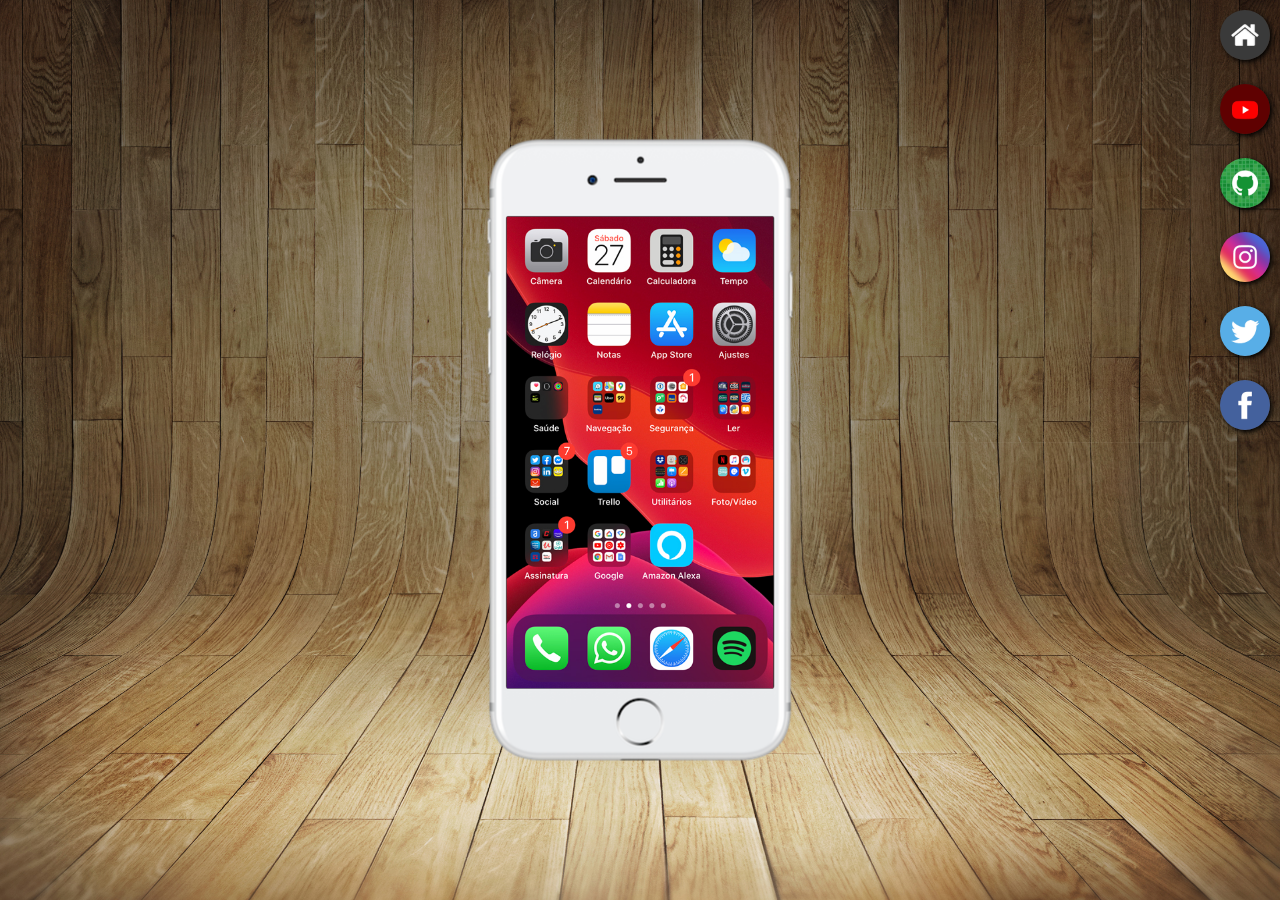
<file: index.html>
<!DOCTYPE html>
<html lang="pt-br">
<head>
    <meta charset="UTF-8">
    <meta http-equiv="X-UA-Compatible" content="IE=edge">
    <meta name="viewport" content="width=device-width, initial-scale=1.0">
    <title>Projeto Redes Sociais</title>
    <link rel="shortcut icon" href="favicon.ico" type="image/x-icon">
    <link rel="stylesheet" href="estilos/style.css">
</head>
<body>
    <main>
        <section id="telefone">
            <iframe src="home.html" name="tela" id="tela" frameborder="0">
                Seu projeto não é compatível com isso
            </iframe>
        </section>
        <section id="redes-sociais">
            <a href="home.html" target="tela"><img src="imagens/logo-home.jpg" alt="home"></a><br>
            <a href="youtube.html" target="tela"><img src="imagens/logo-youtube.jpg" alt="logo-youtube"></a><br>
            <a href="github.html" target="tela"><img src="imagens/logo-github.jpg" alt="github"></a><br>
            <a href="instagram.html" target="tela"><img src="imagens/logo-instagram.jpg" alt="instagram"></a><br>
            <a href="twitter.html" target="tela"><img src="imagens/logo-twitter.jpg" alt="twitter"></a><br>
            <a href="facebook.html" target="tela"><img src="imagens/logo-facebook.jpg" alt="facebook"></a><br>
        </section>

    </main>
</body>
</html>
</file>
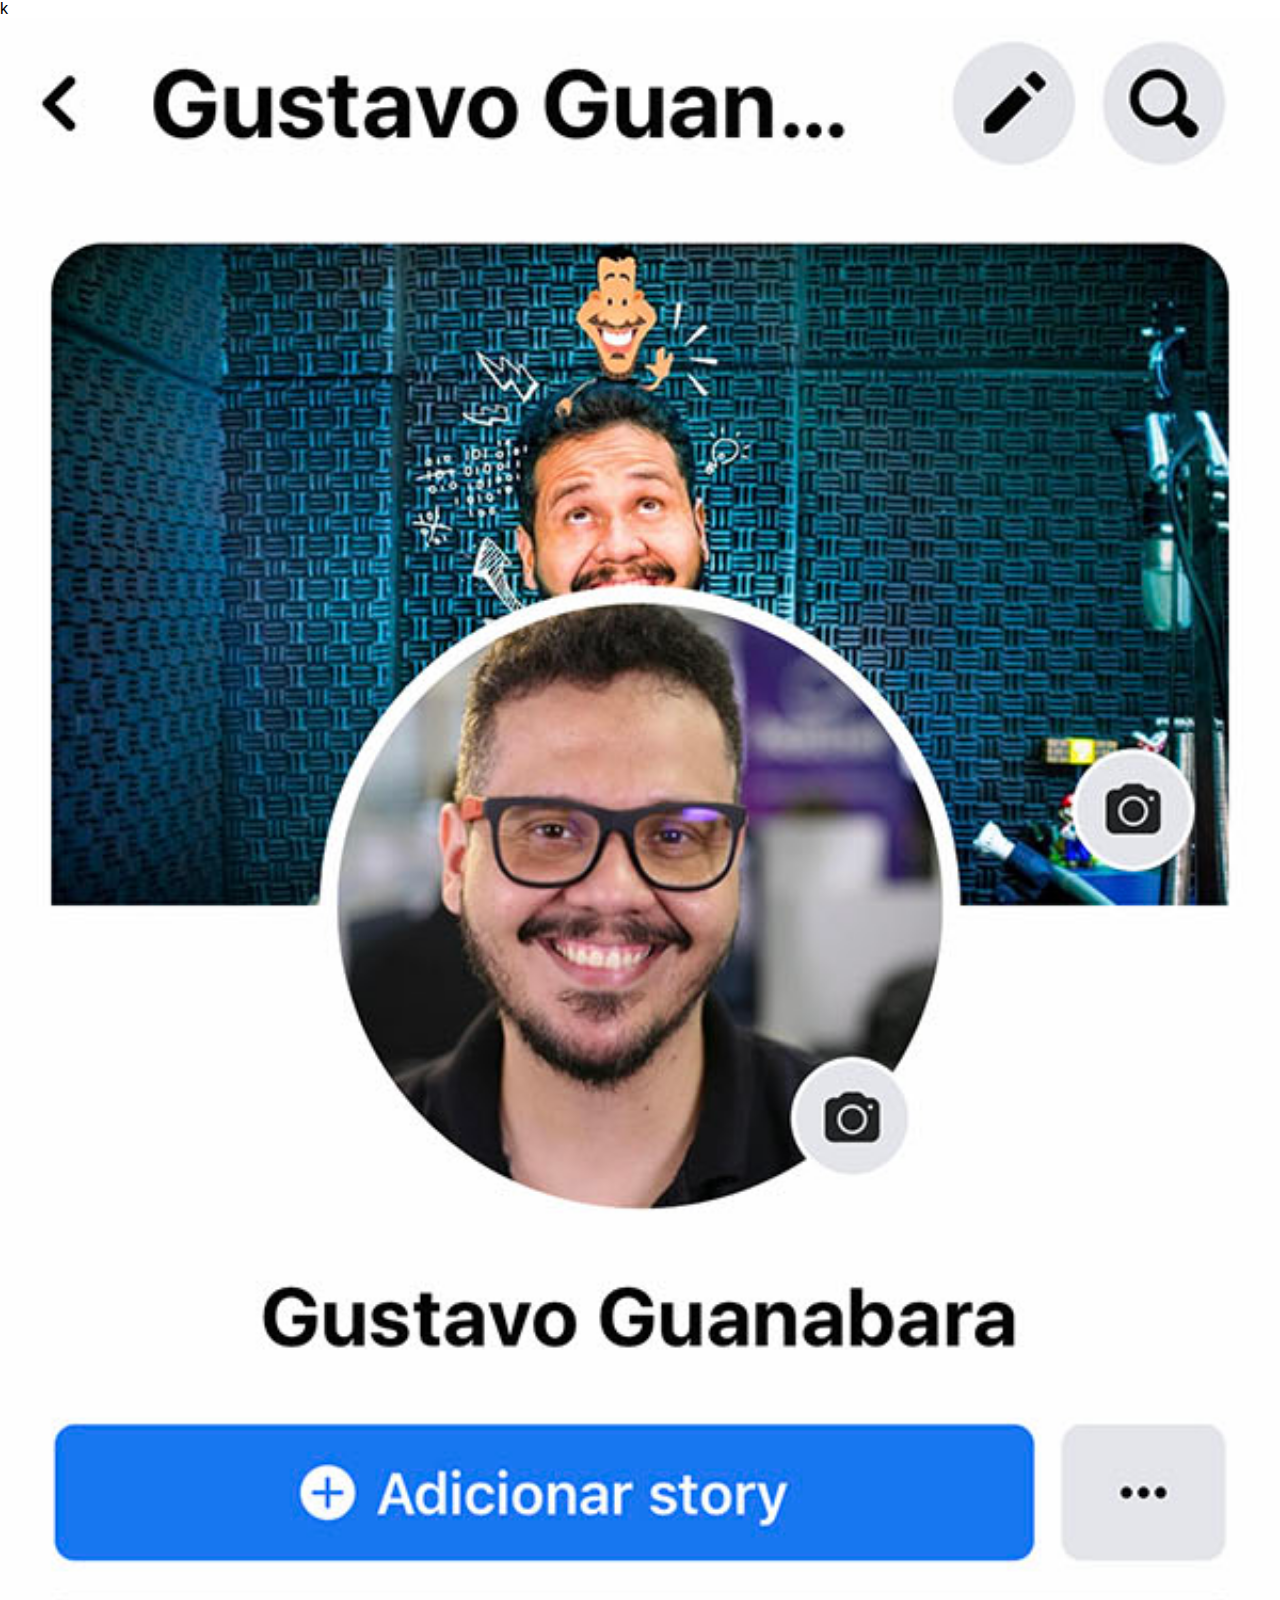
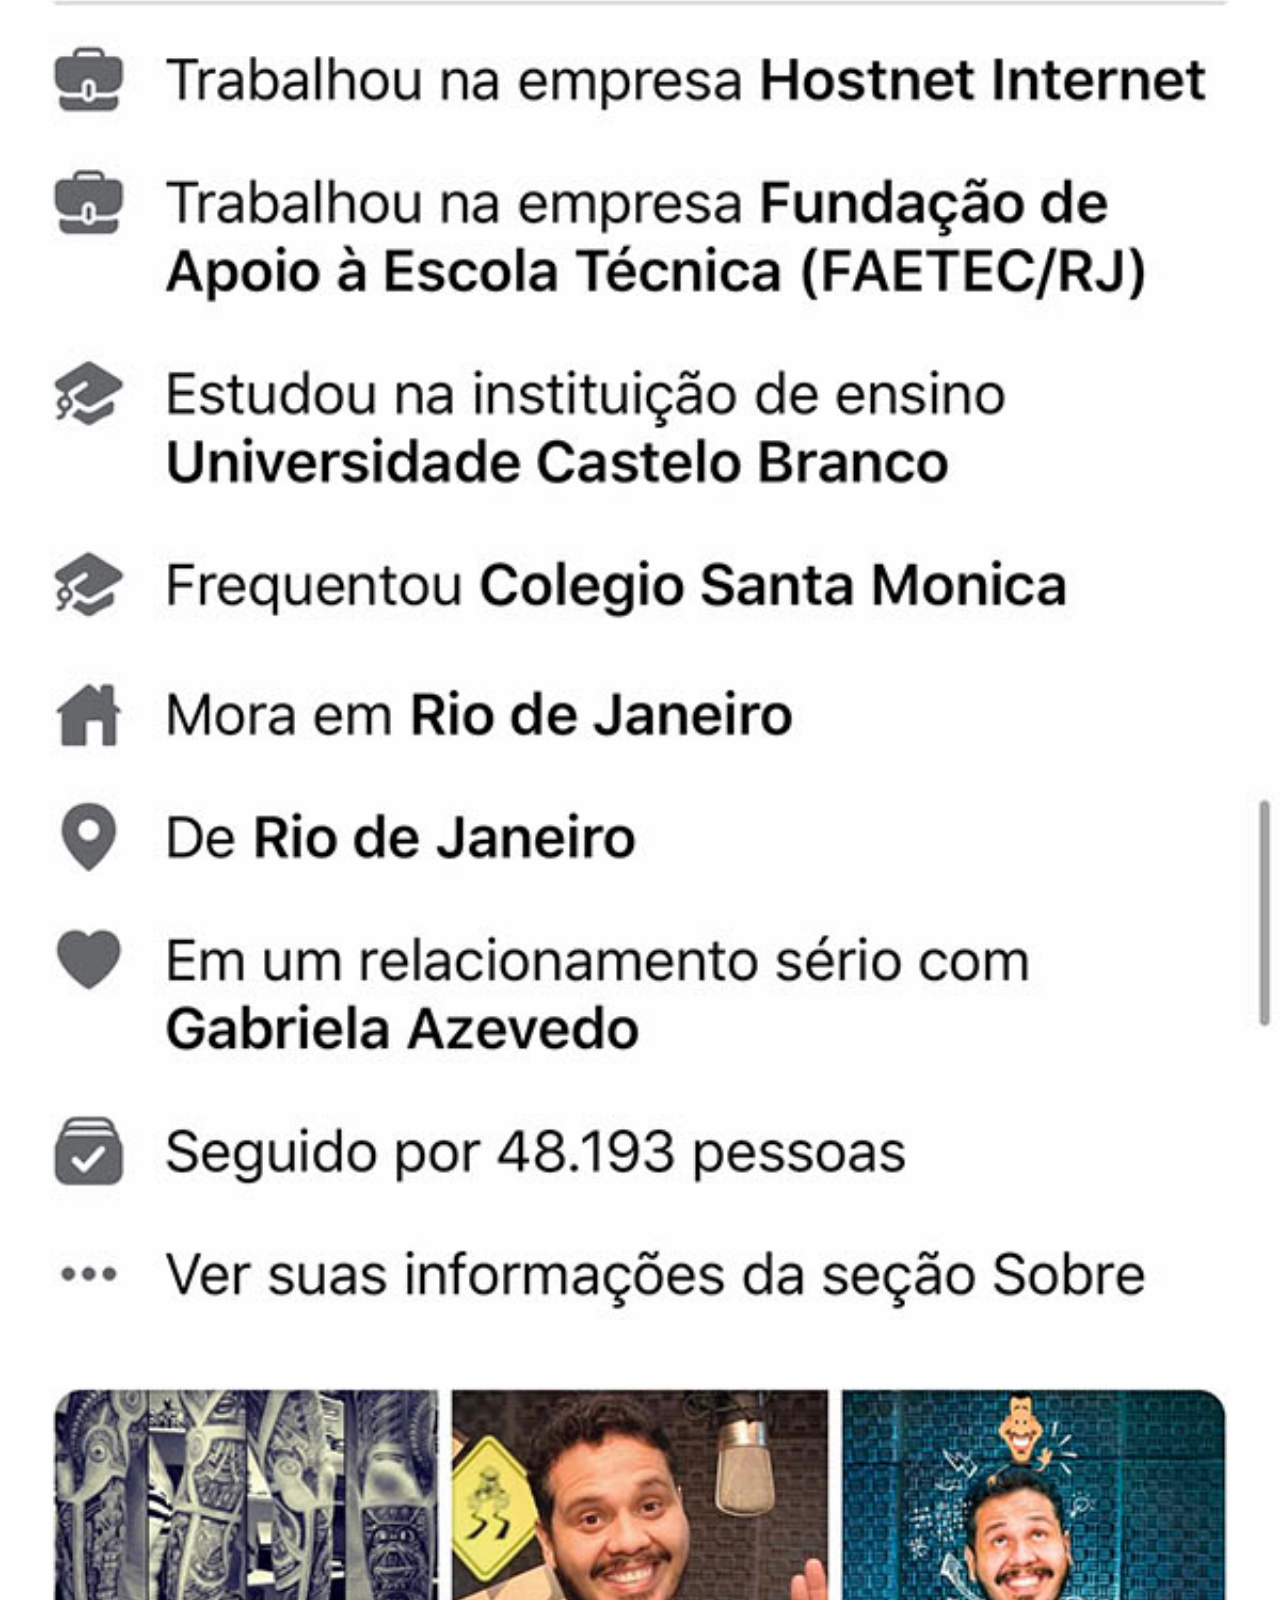
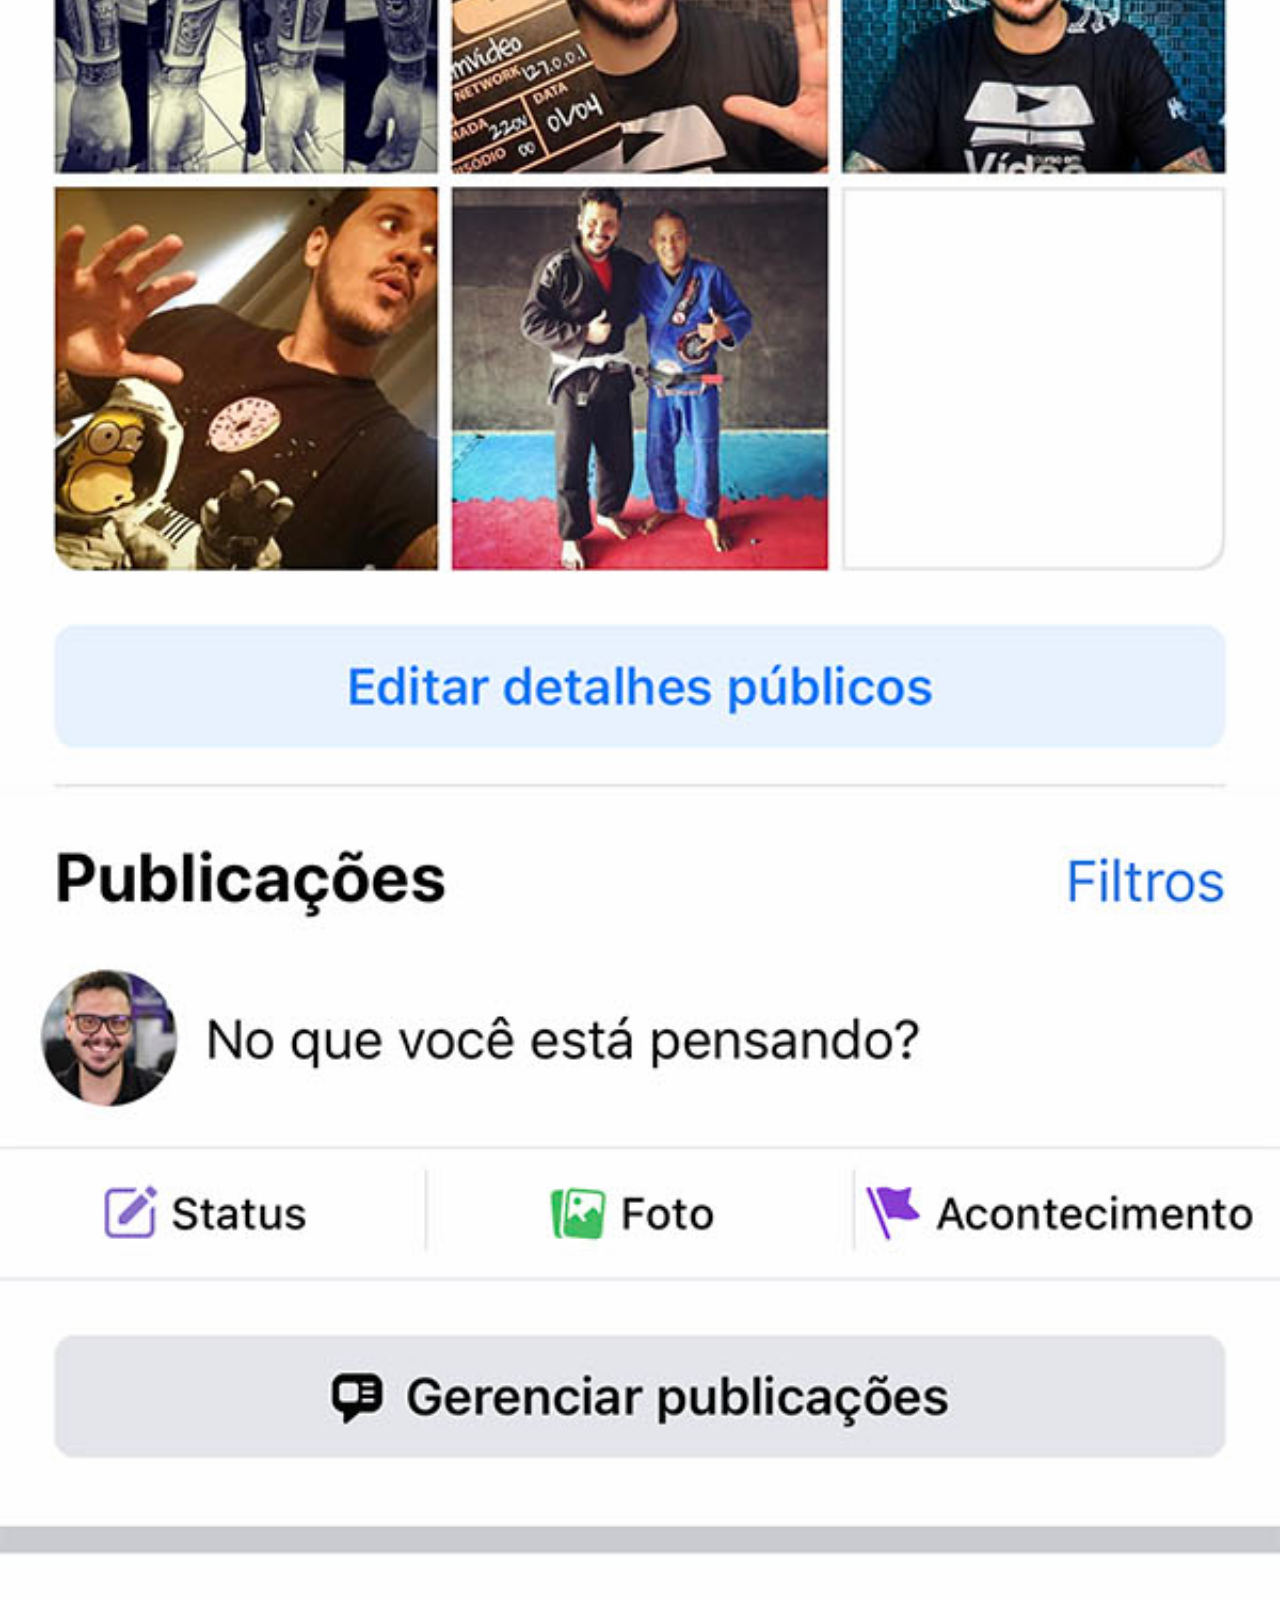
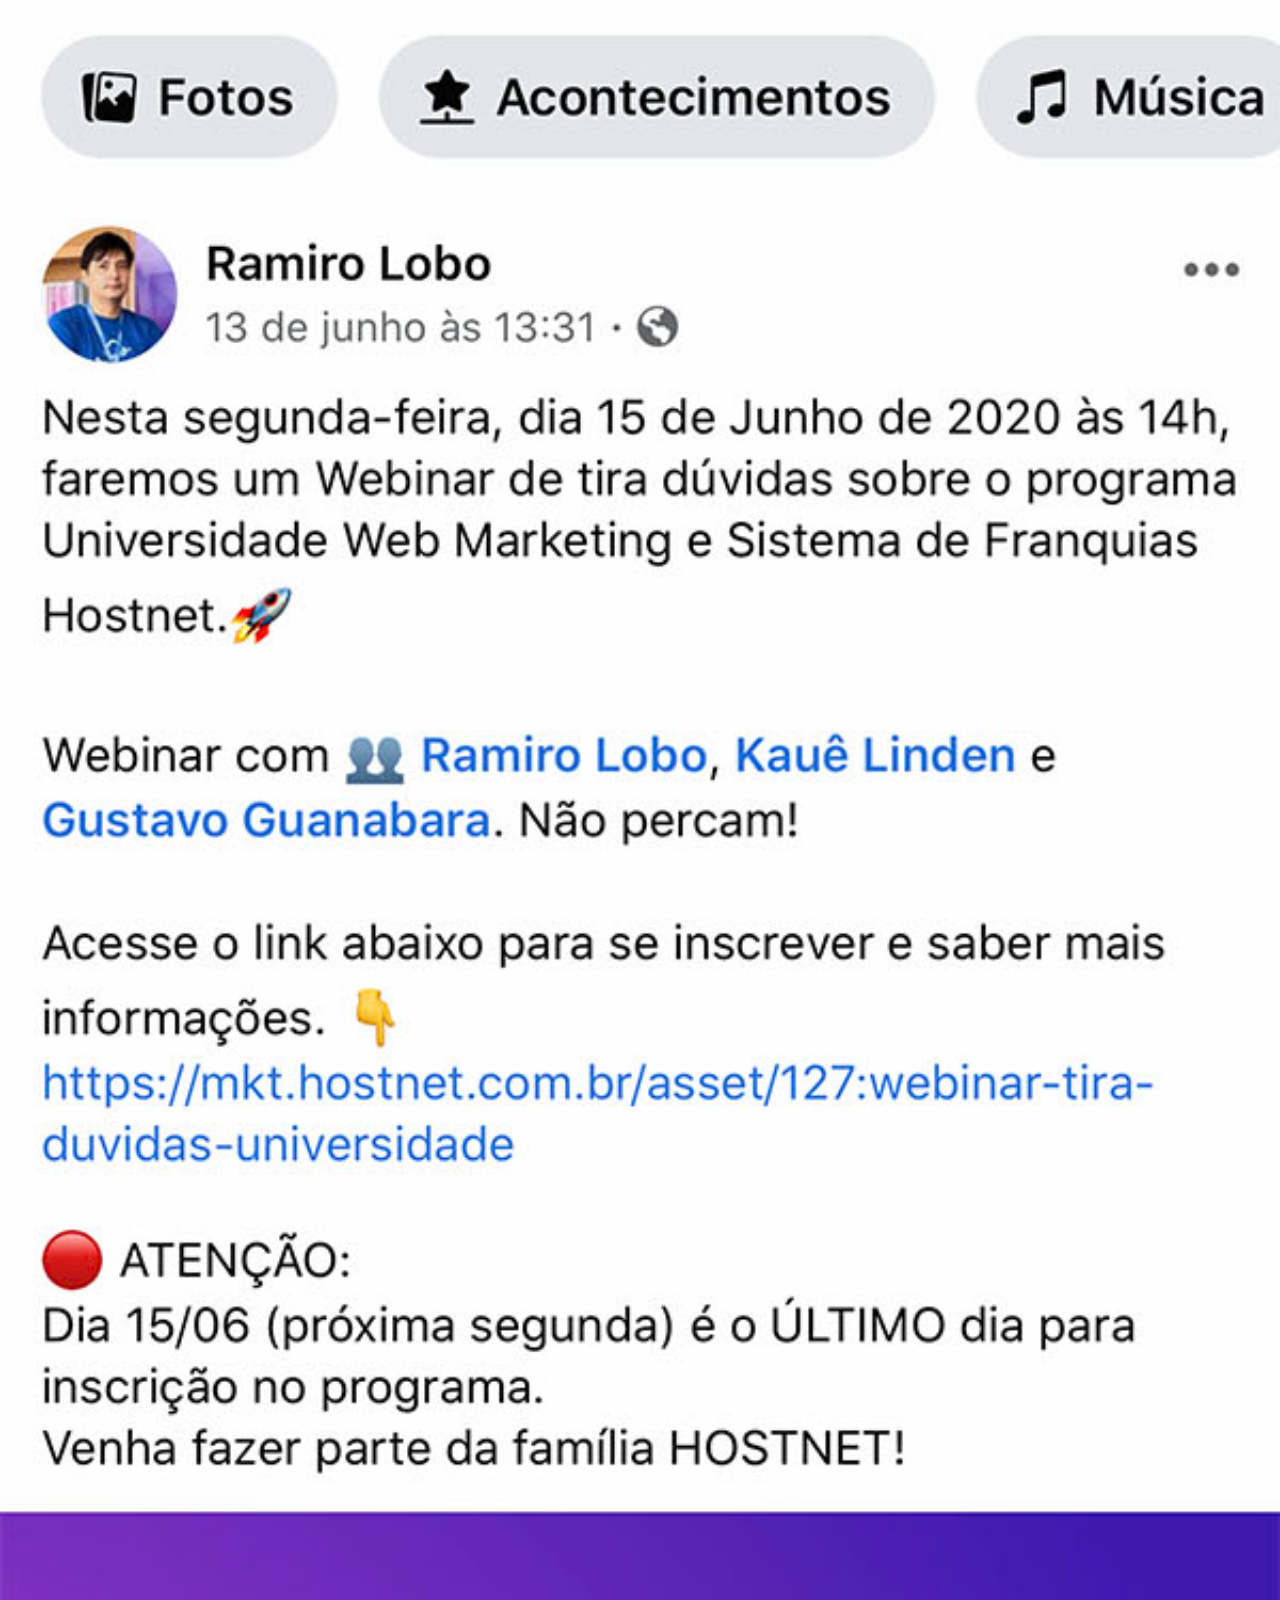
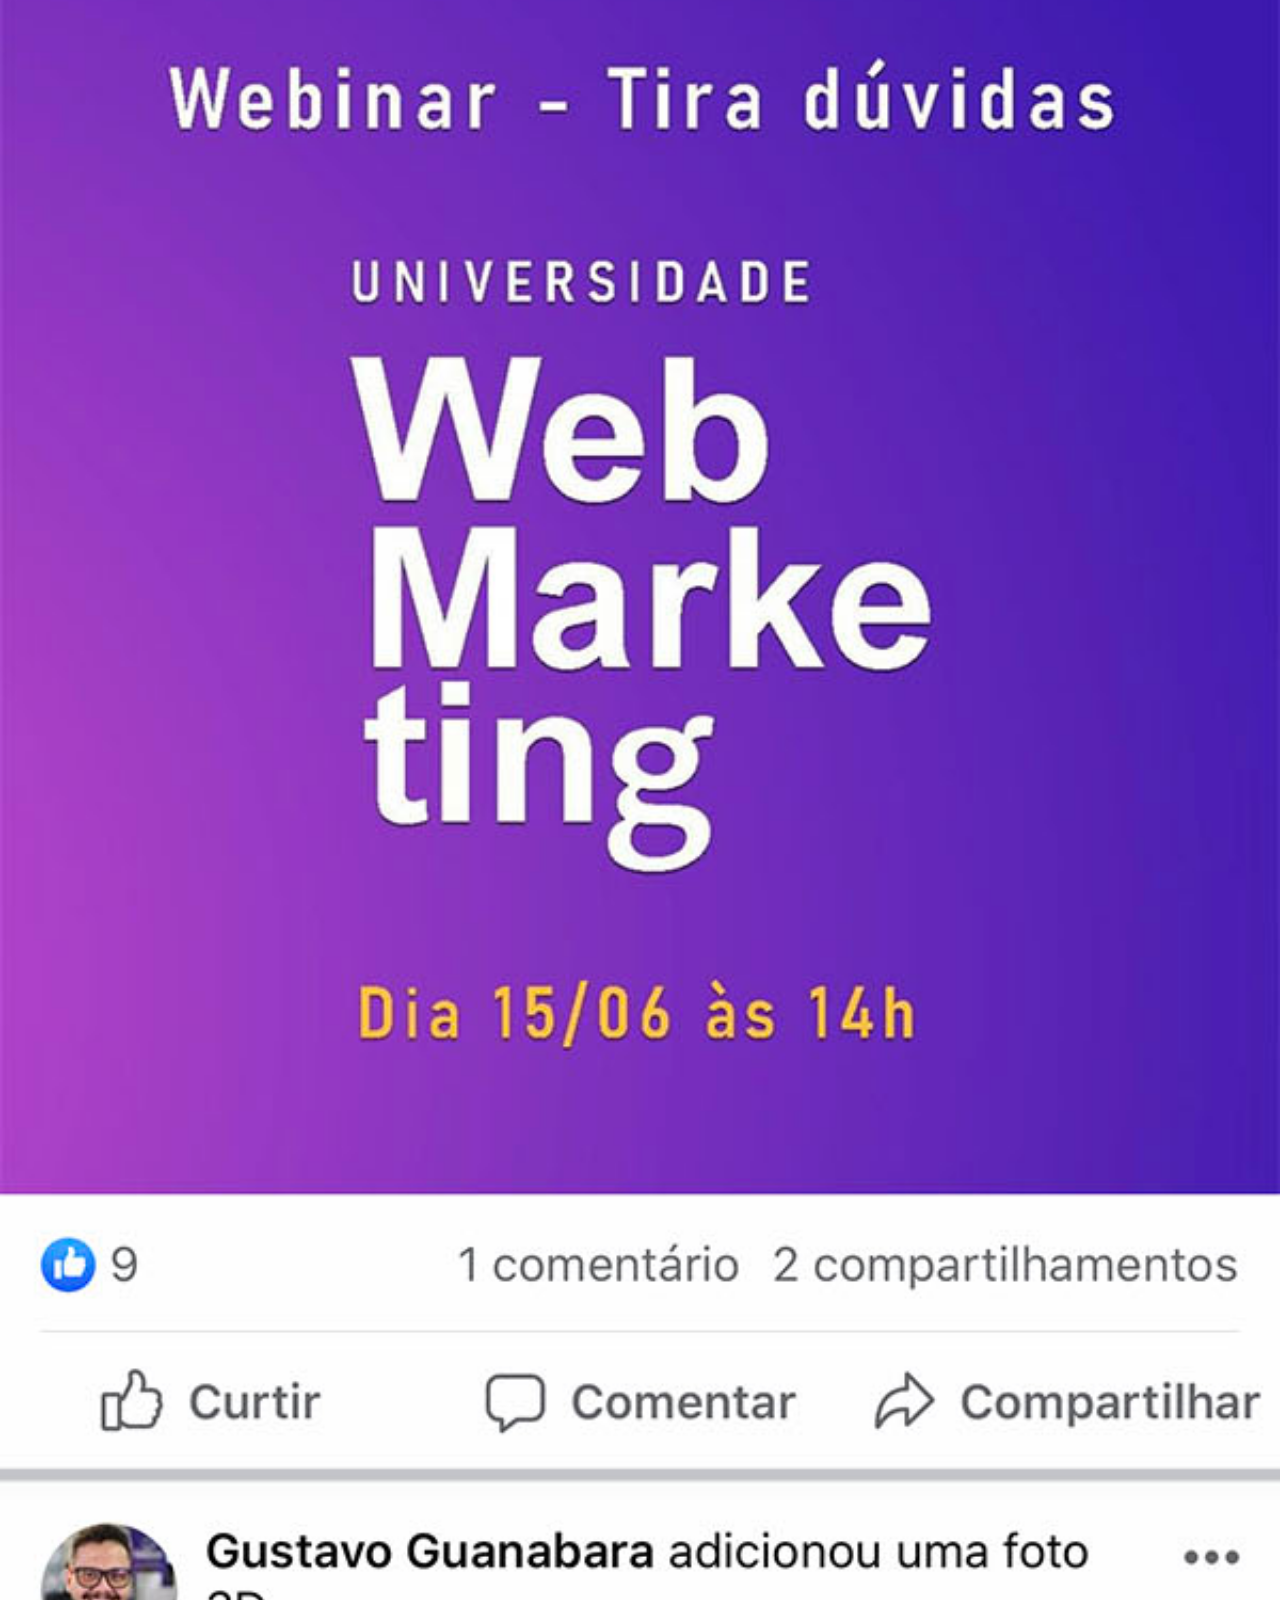
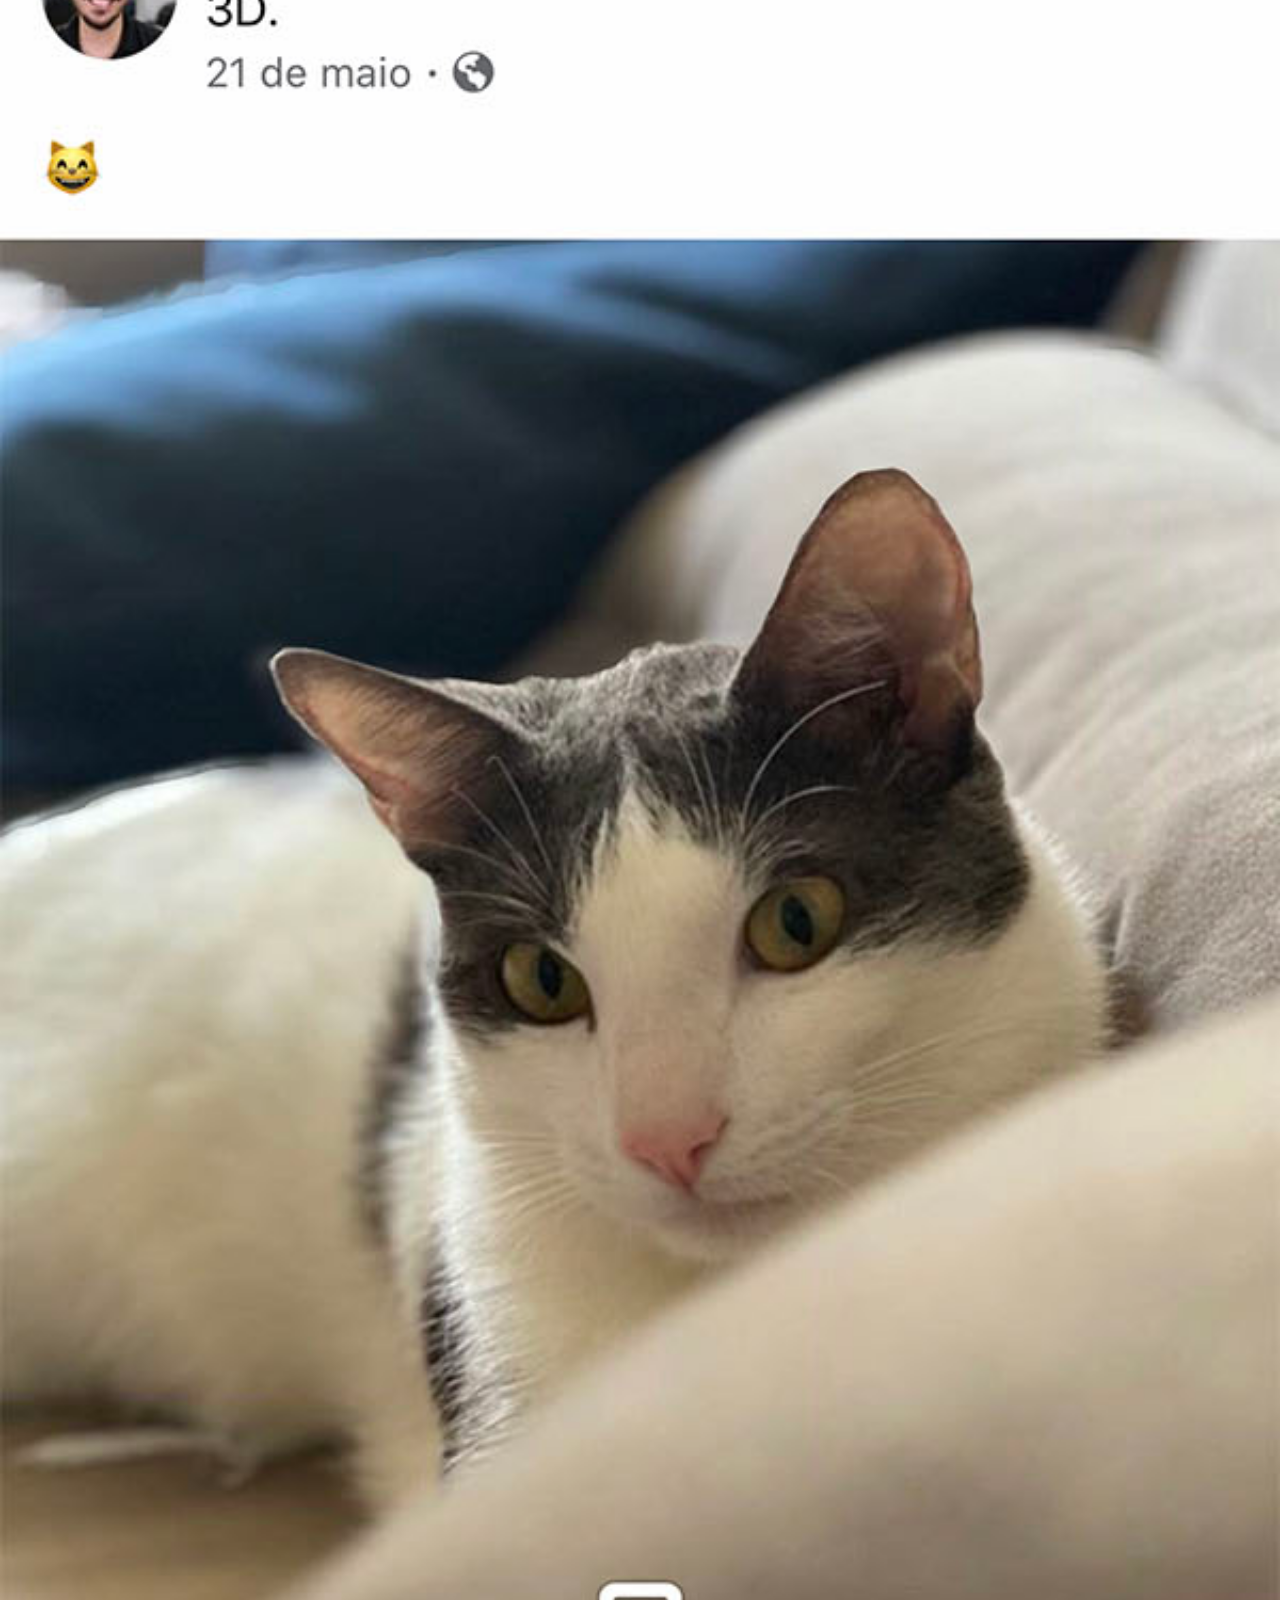
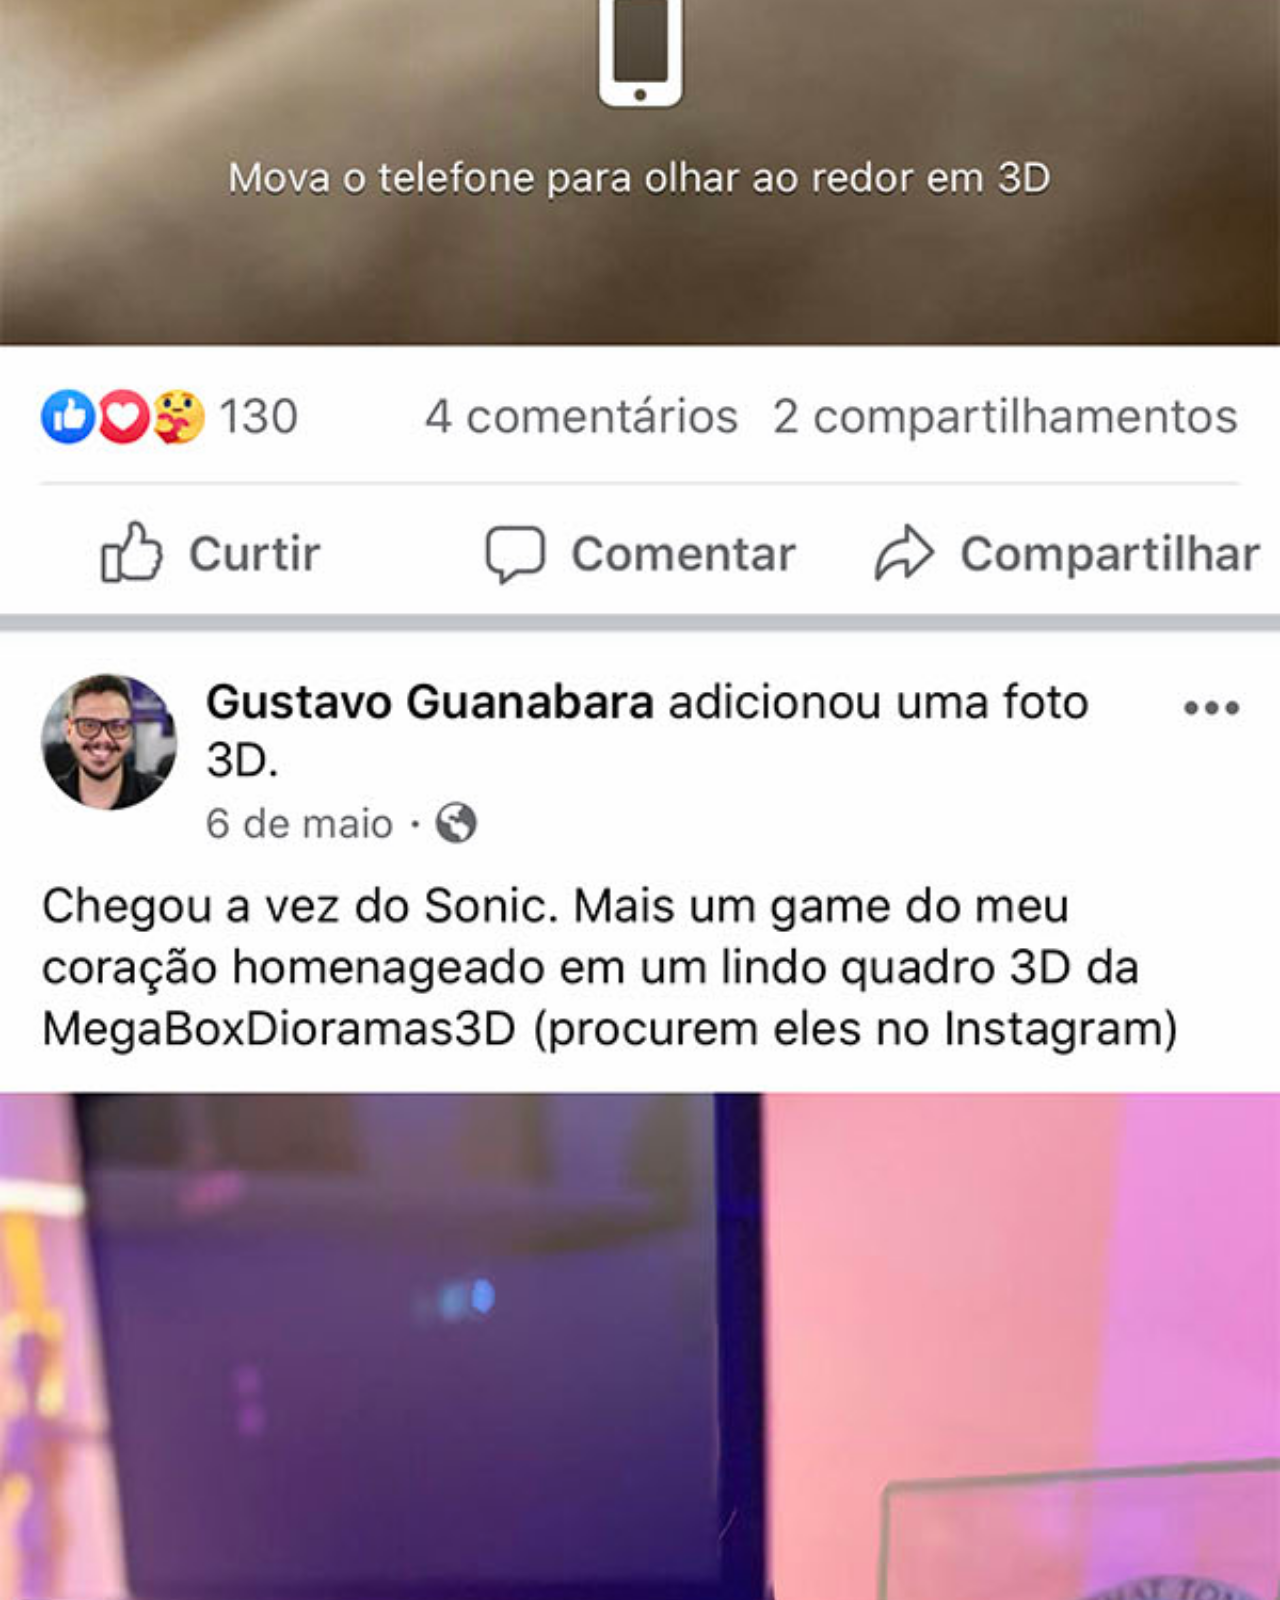
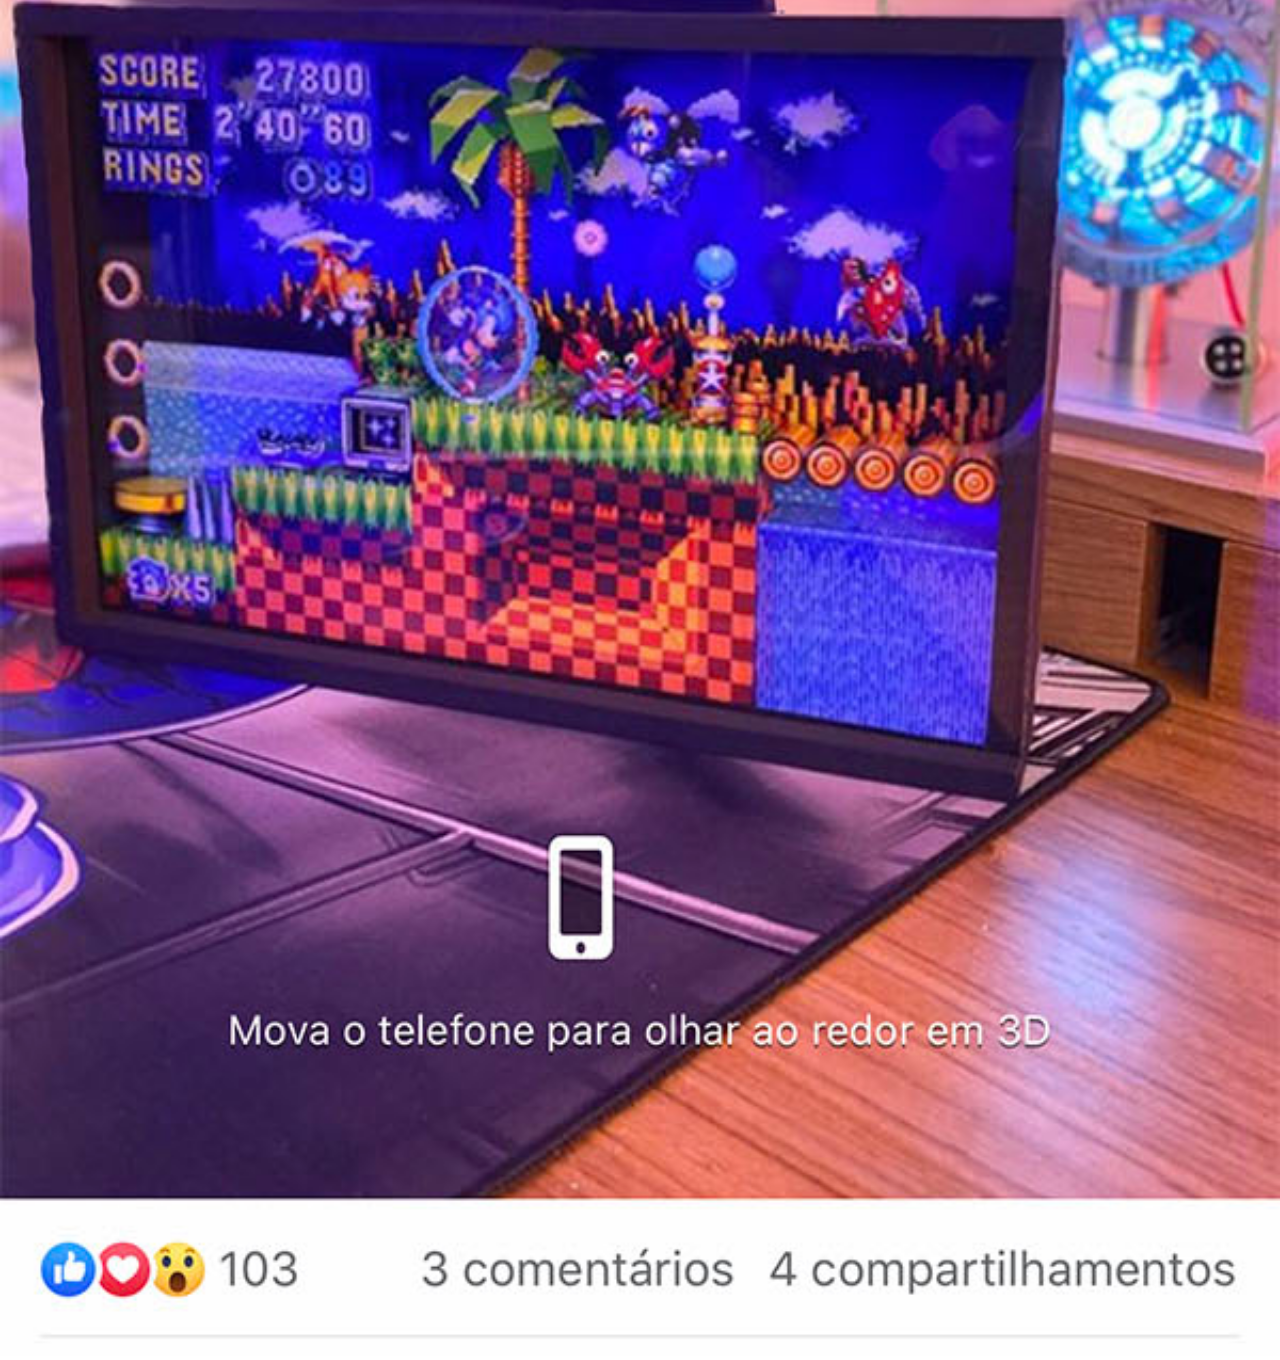
<file: facebook.html>
<!DOCTYPE html>
<html lang="pt-br">
<head>
    <meta charset="UTF-8">
    <meta http-equiv="X-UA-Compatible" content="IE=edge">
    <meta name="viewport" content="width=device-width, initial-scale=1.0">
    <title>facebook</title>
    <link rel="stylesheet" href="estilos/social.css">k
</head>
<body>
    <img src="imagens/tela-facebook.jpg" alt="facebook">
</body>
</html>
</file>
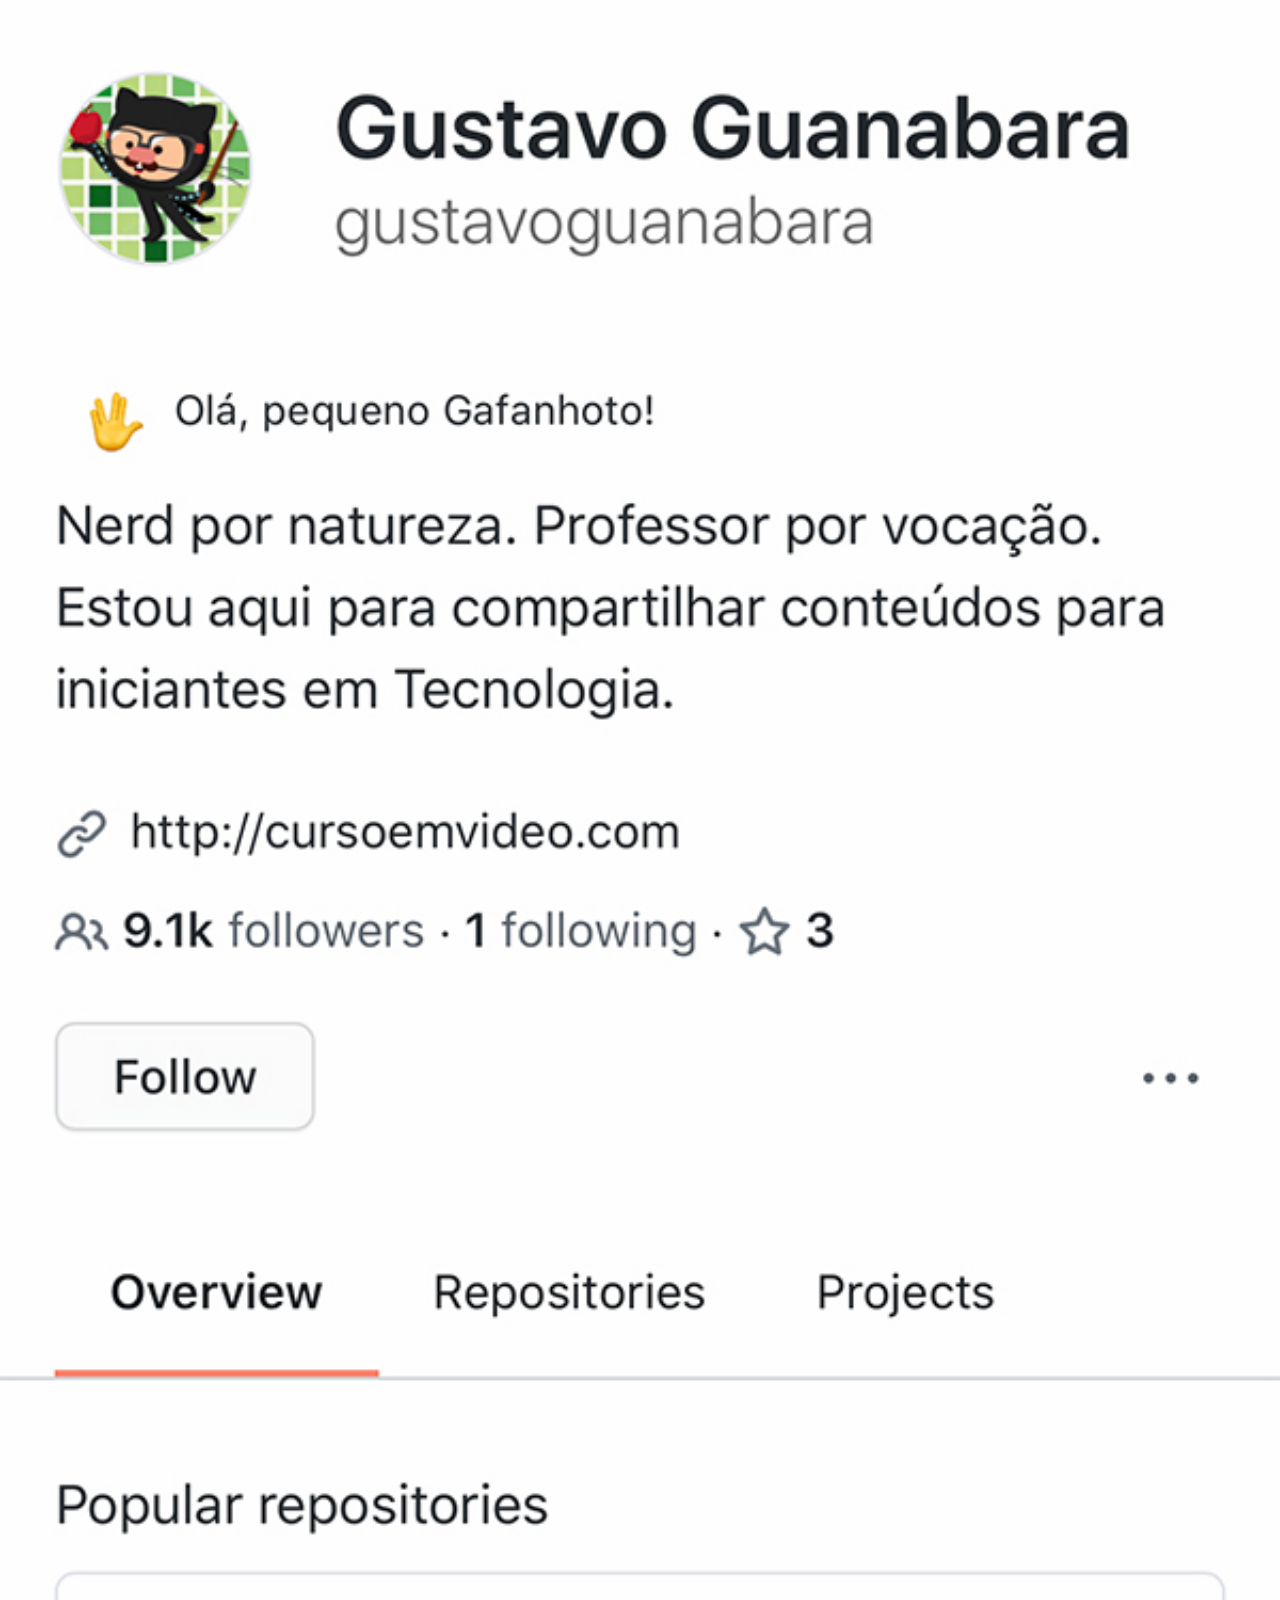
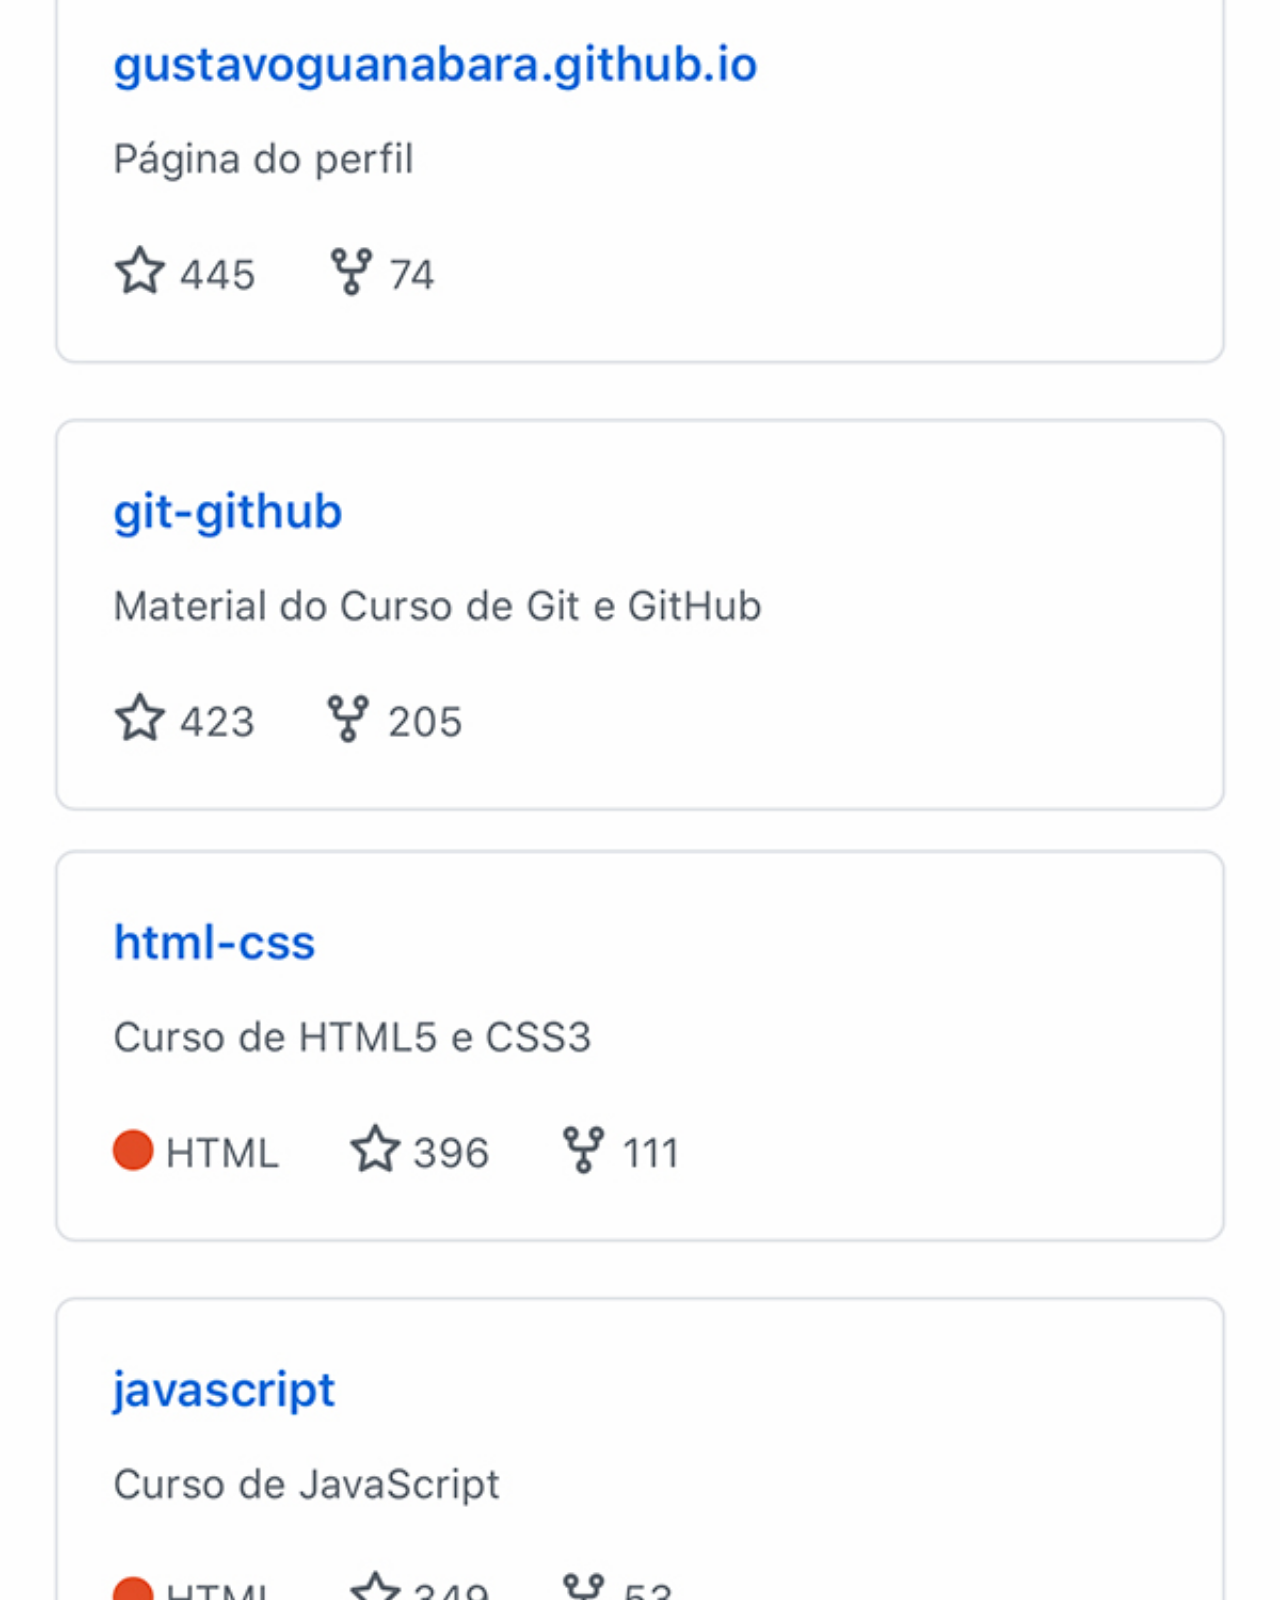
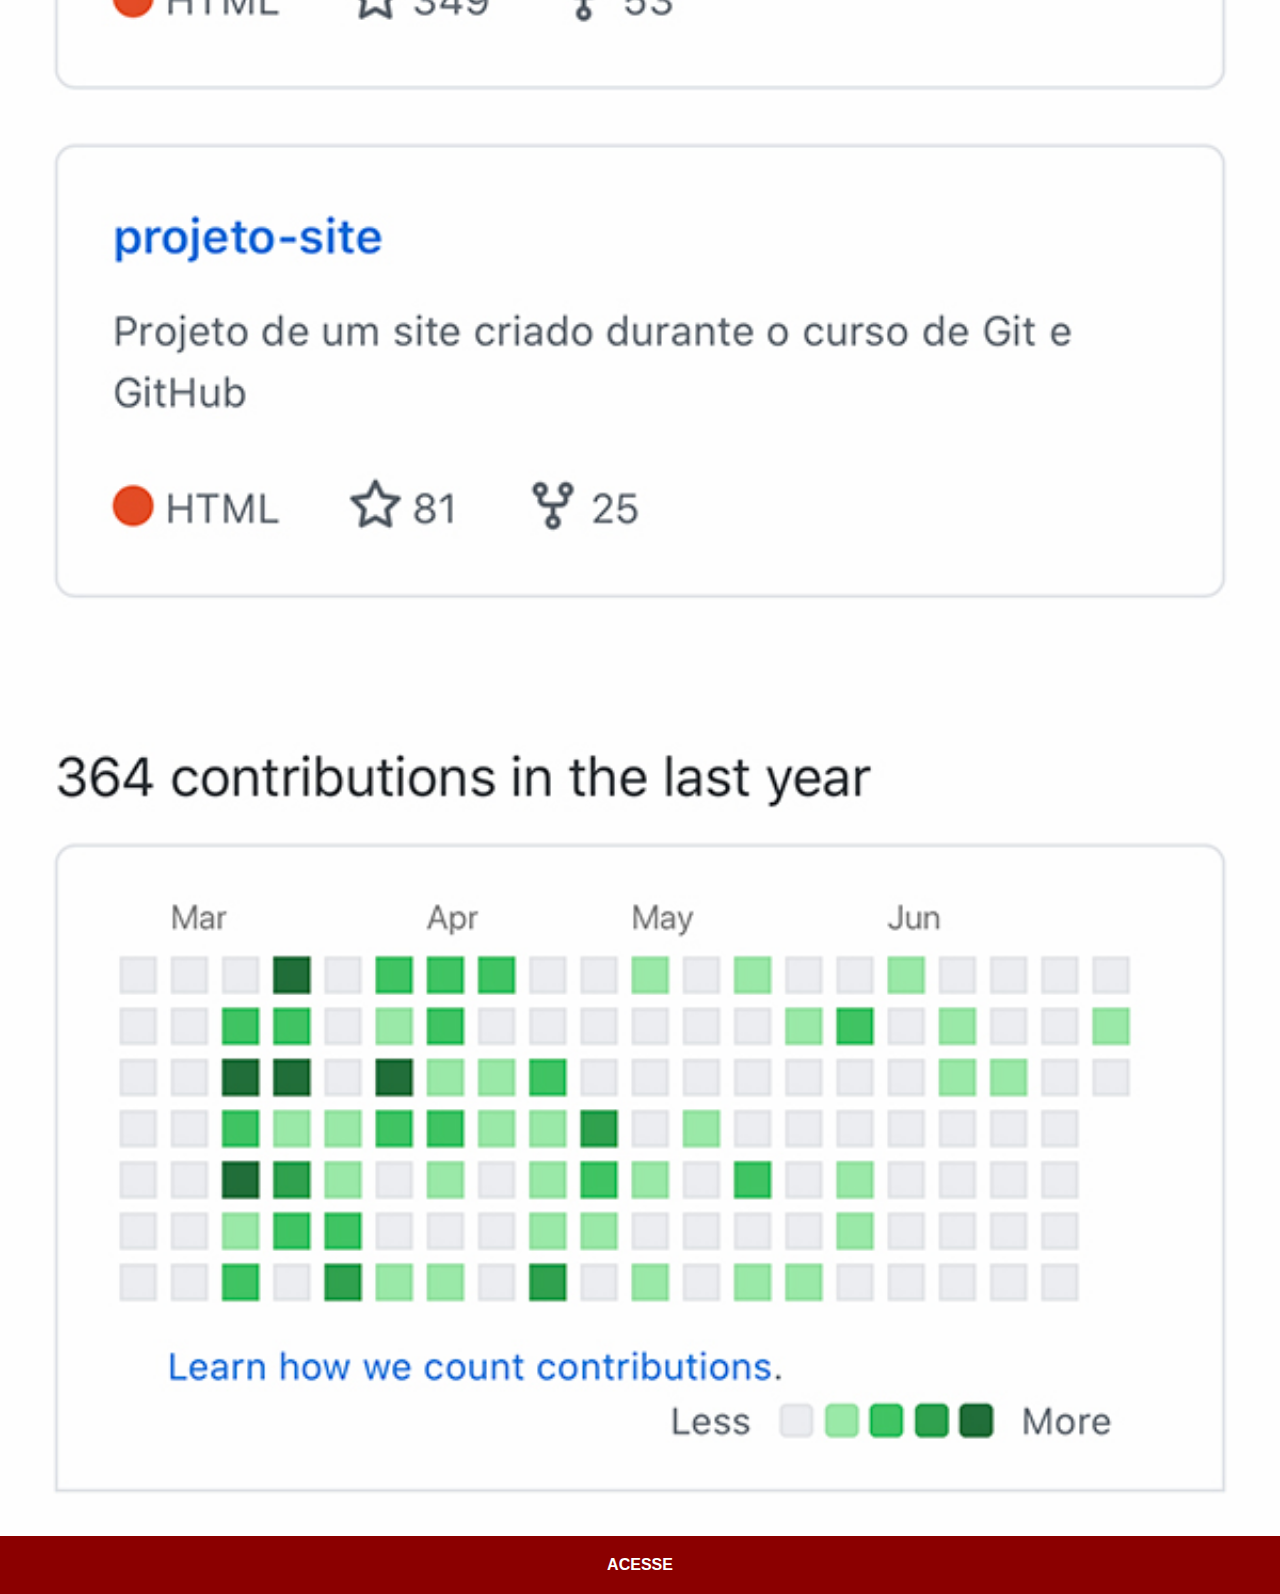
<file: github.html>
<!DOCTYPE html>
<html lang="pt-br">
<head>
    <meta charset="UTF-8">
    <meta http-equiv="X-UA-Compatible" content="IE=edge">
    <meta name="viewport" content="width=device-width, initial-scale=1.0">
    <title>GitHub</title>
    <link rel="stylesheet" href="estilos/social.css">
</head>
<body>
    <img src="imagens/tela-github.jpg" alt="githb">
    <a href="https://github.com/gustavoguanabara/" target="_blank">ACESSE</a>
</body>
</html>
</file>
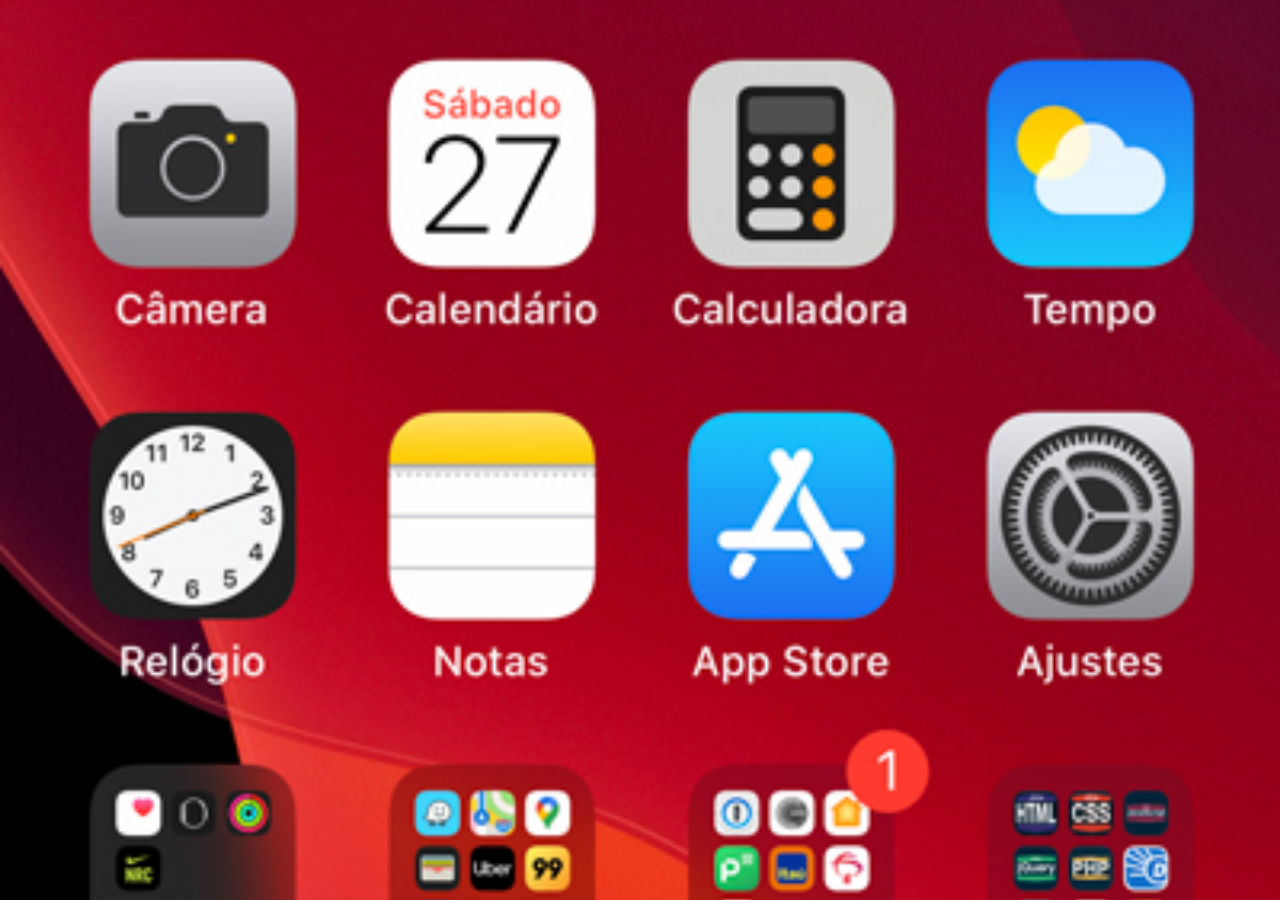
<file: home.html>
<!DOCTYPE html>
<html lang="pt-br">
<head>
    <meta charset="UTF-8">
    <meta http-equiv="X-UA-Compatible" content="IE=edge">
    <meta name="viewport" content="width=device-width, initial-scale=1.0">
    <title>Home</title>
    <style>
        *{
            margin: 0px;
            padding: 0px;
        }
        body {
            width: 100vw;
            height: 100vh;
            background: black url('imagens/tela-home.jpg') no-repeat top center;
            background-size: cover;

        }
    
    </style>
</head>
<body>
    
</body>
</html>
</file>
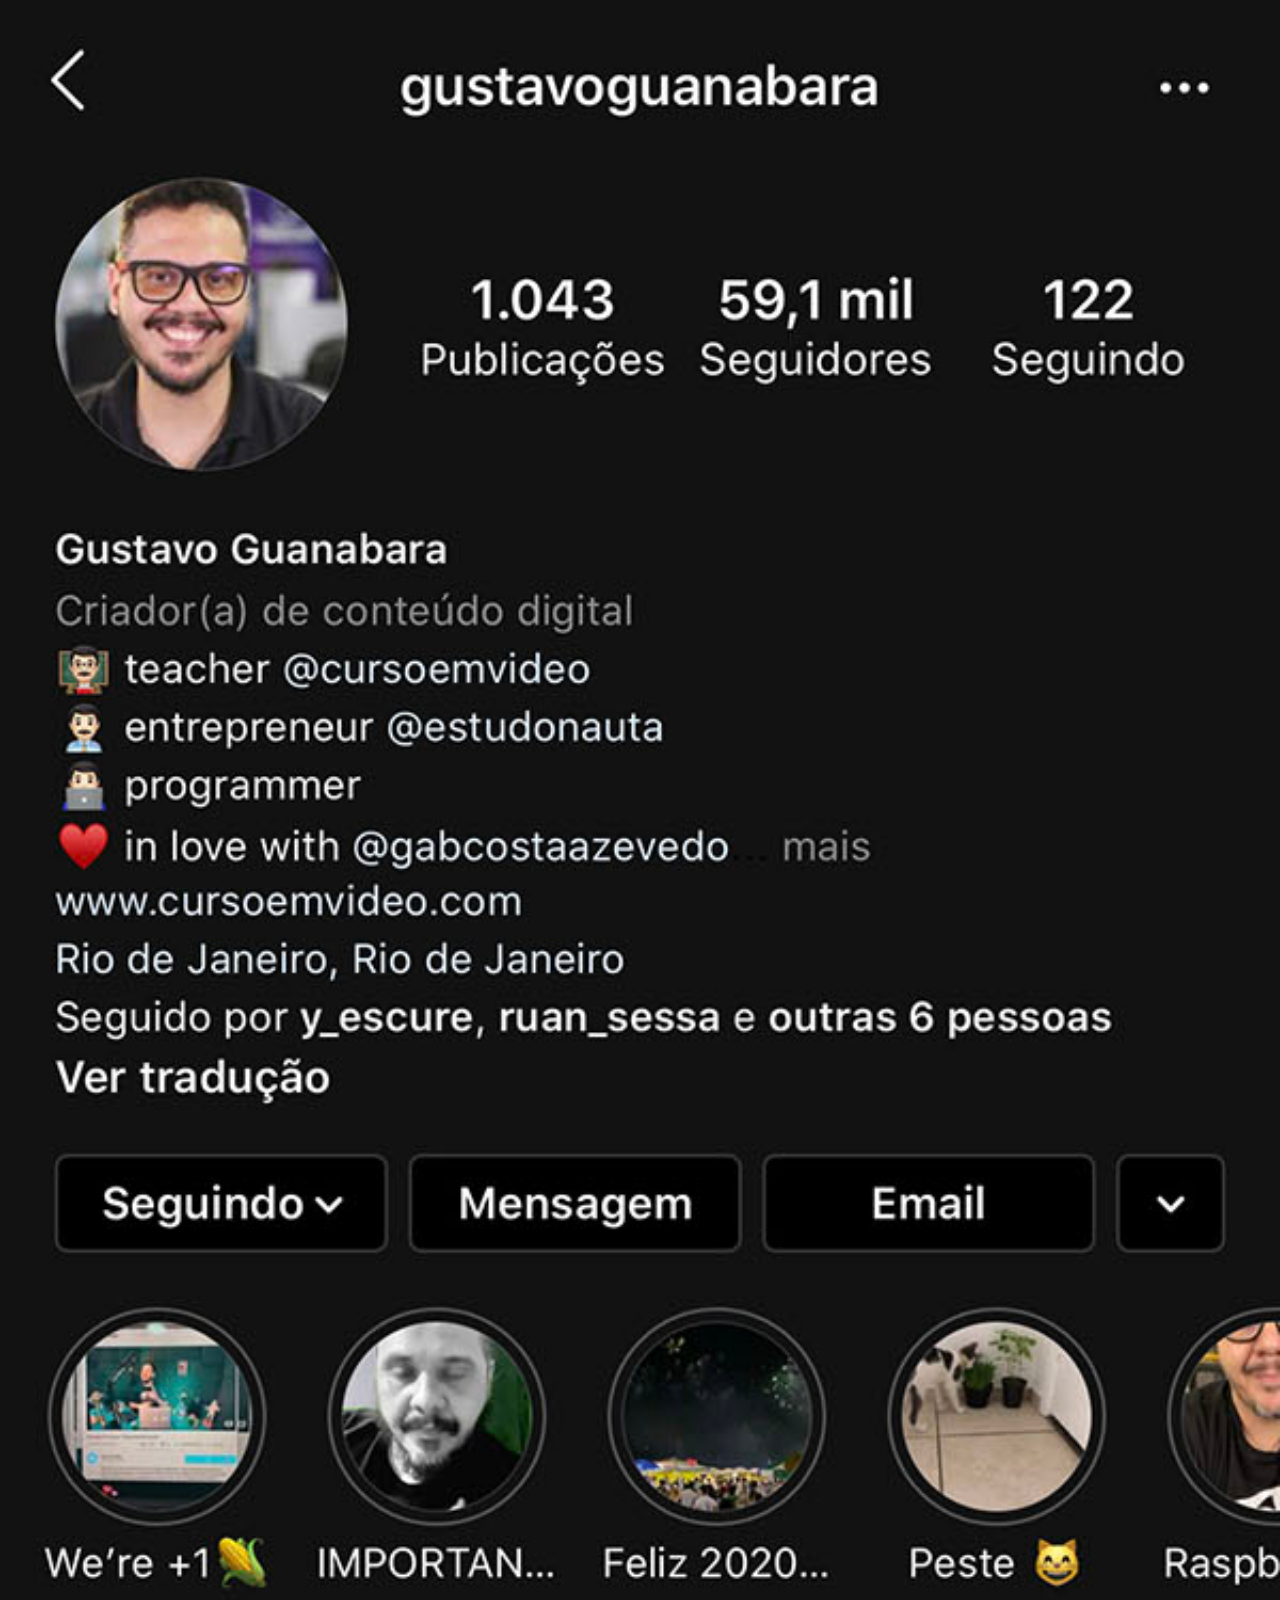
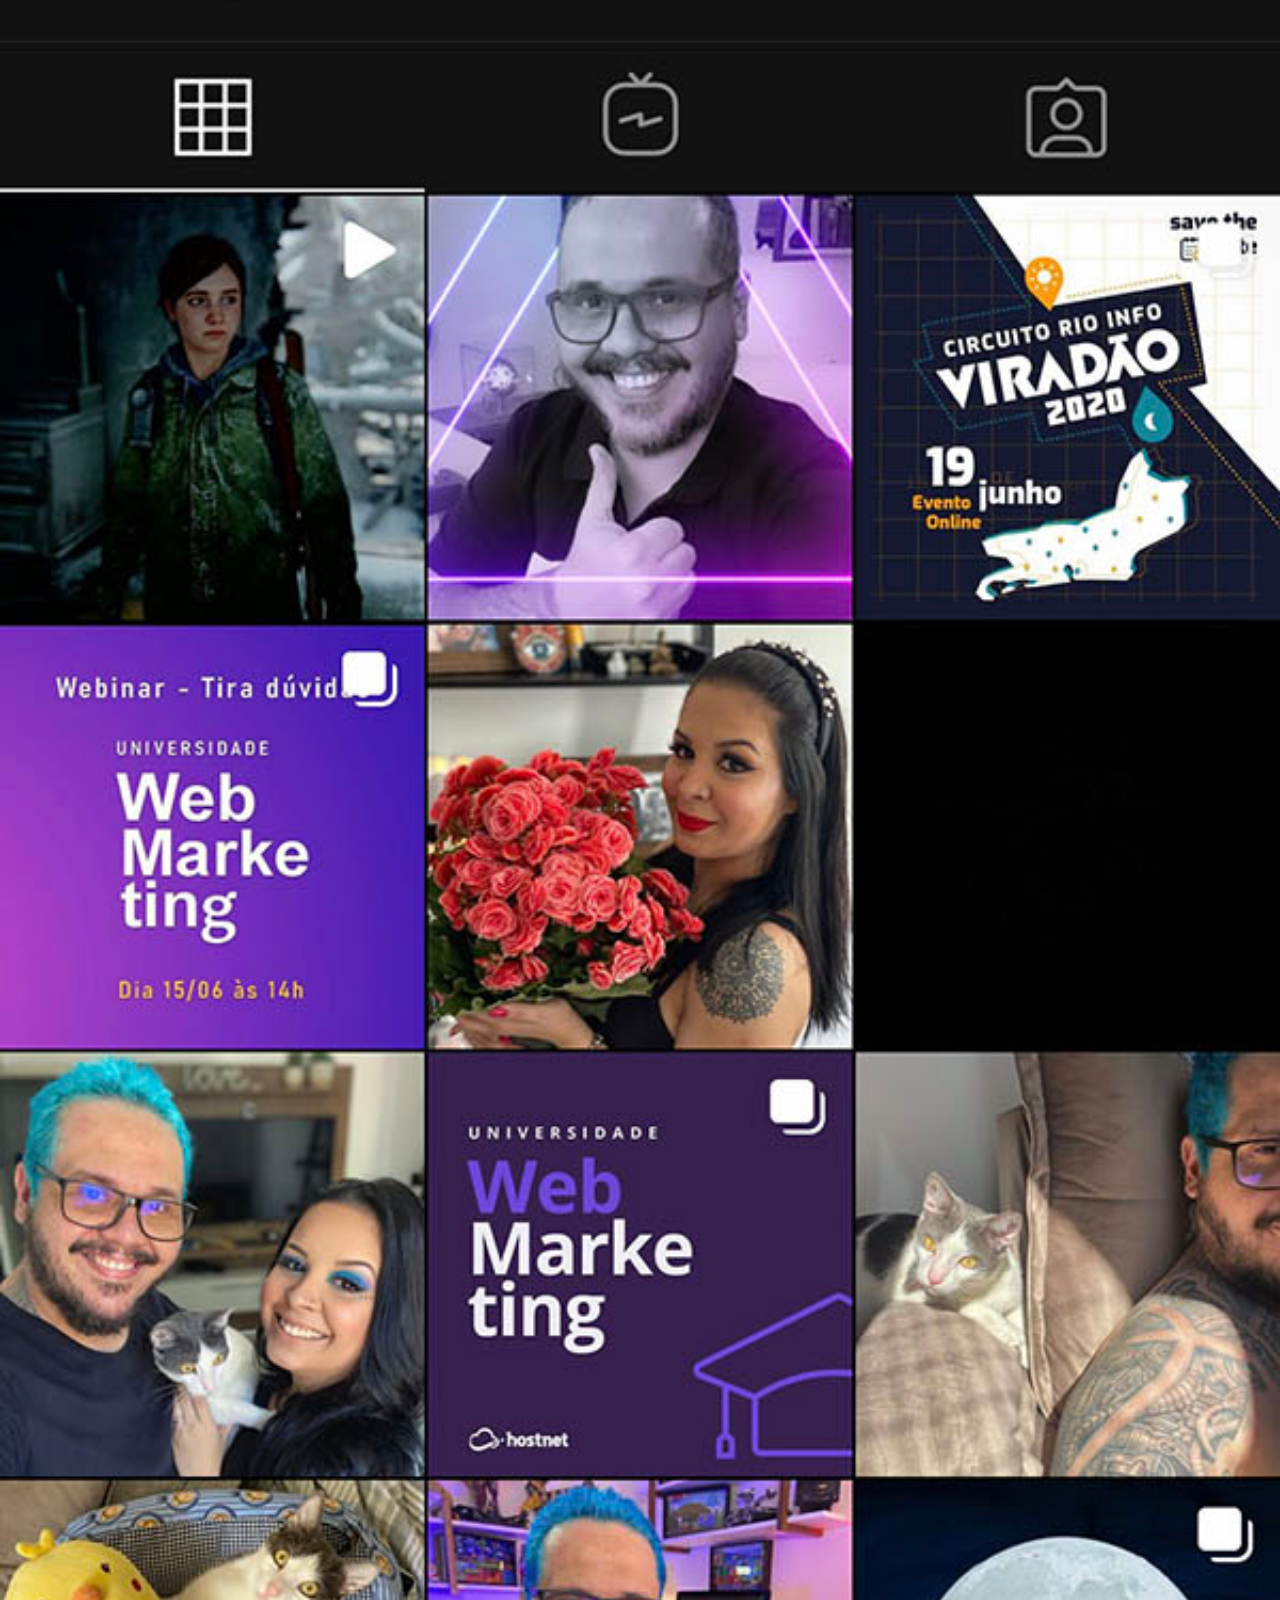
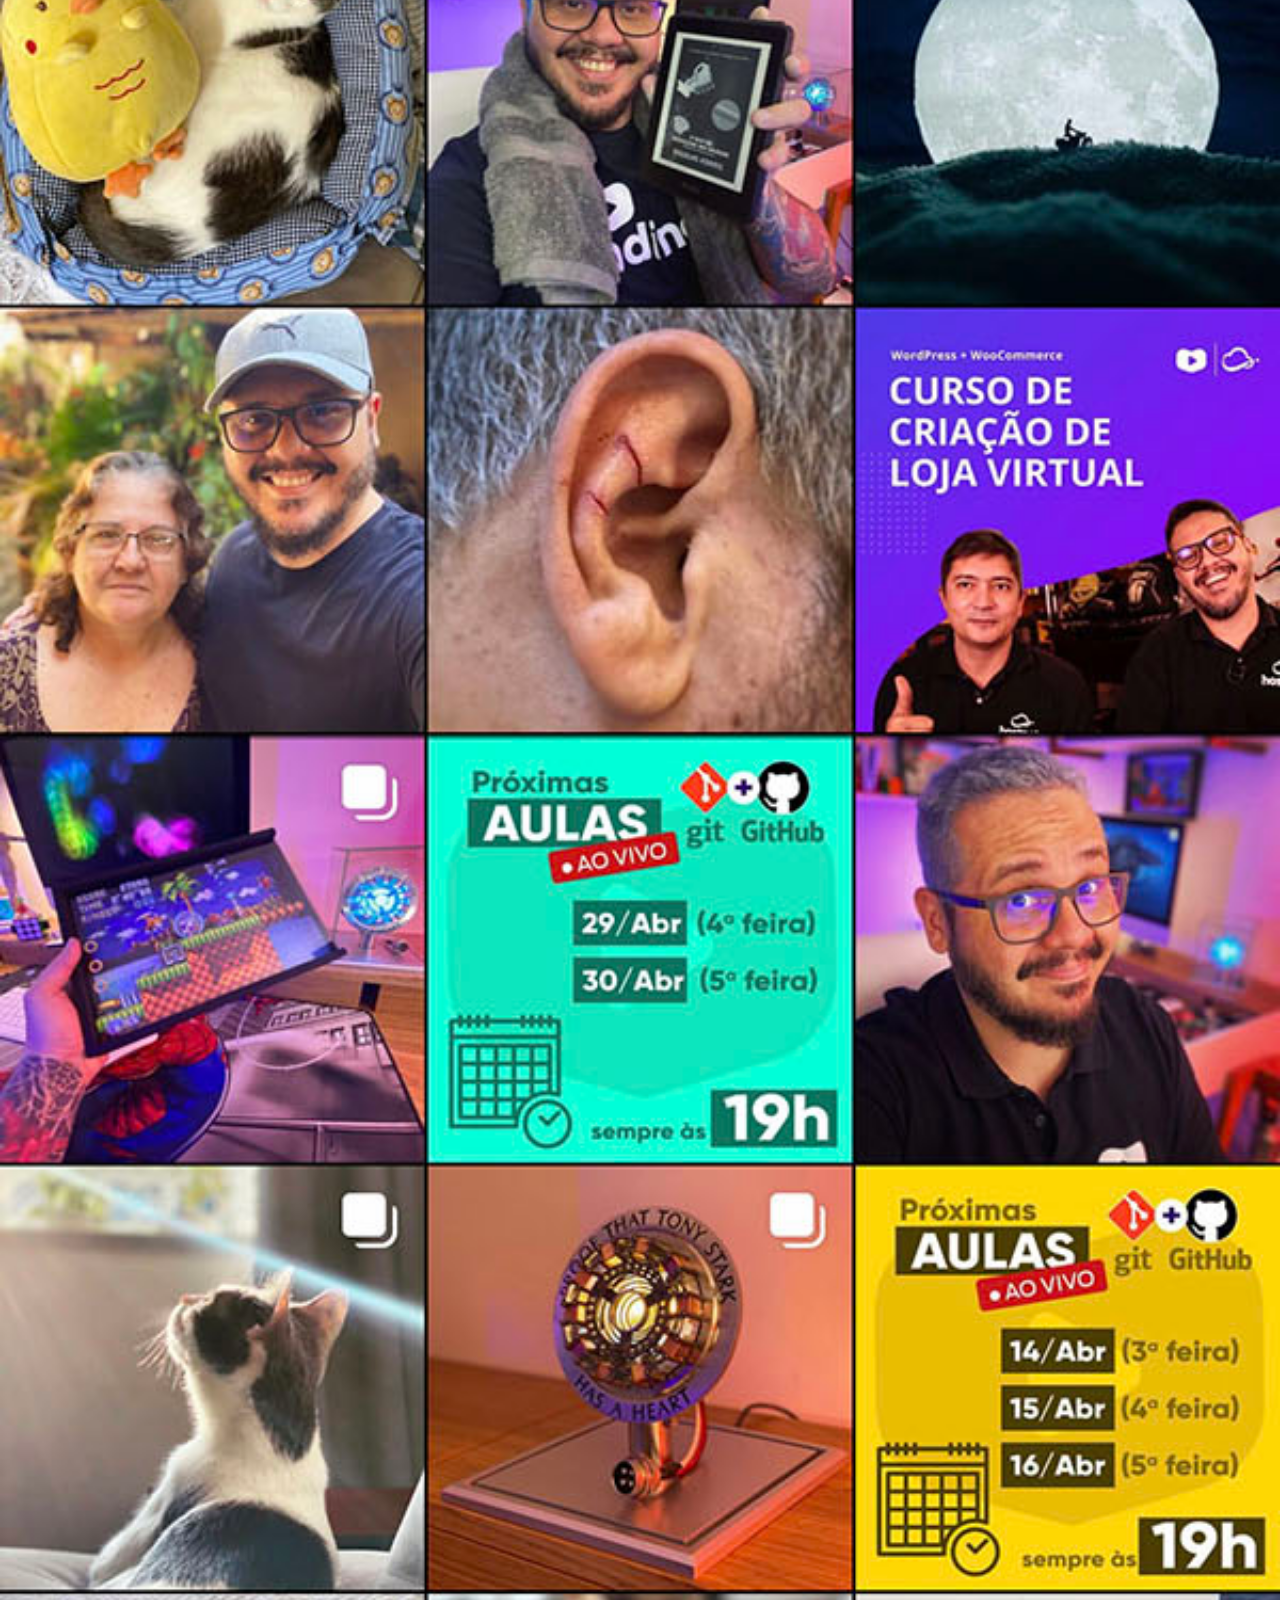
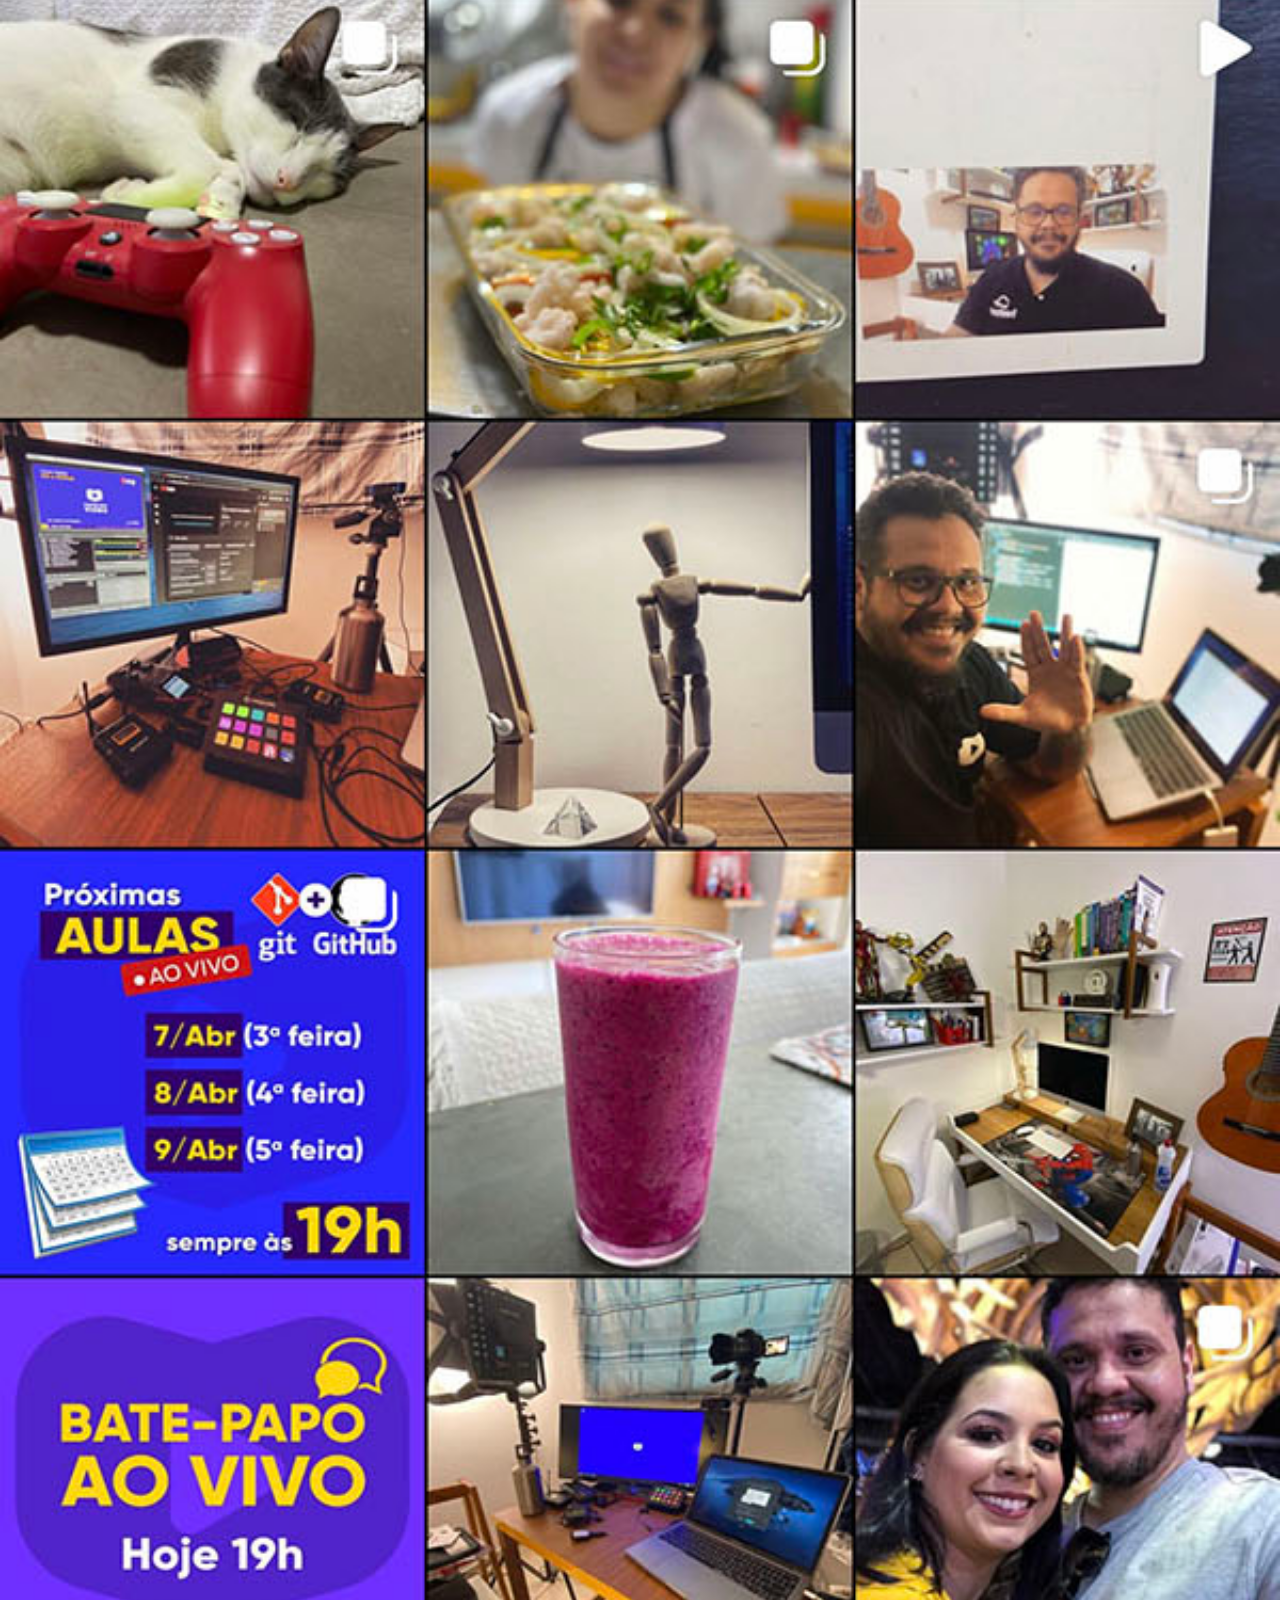
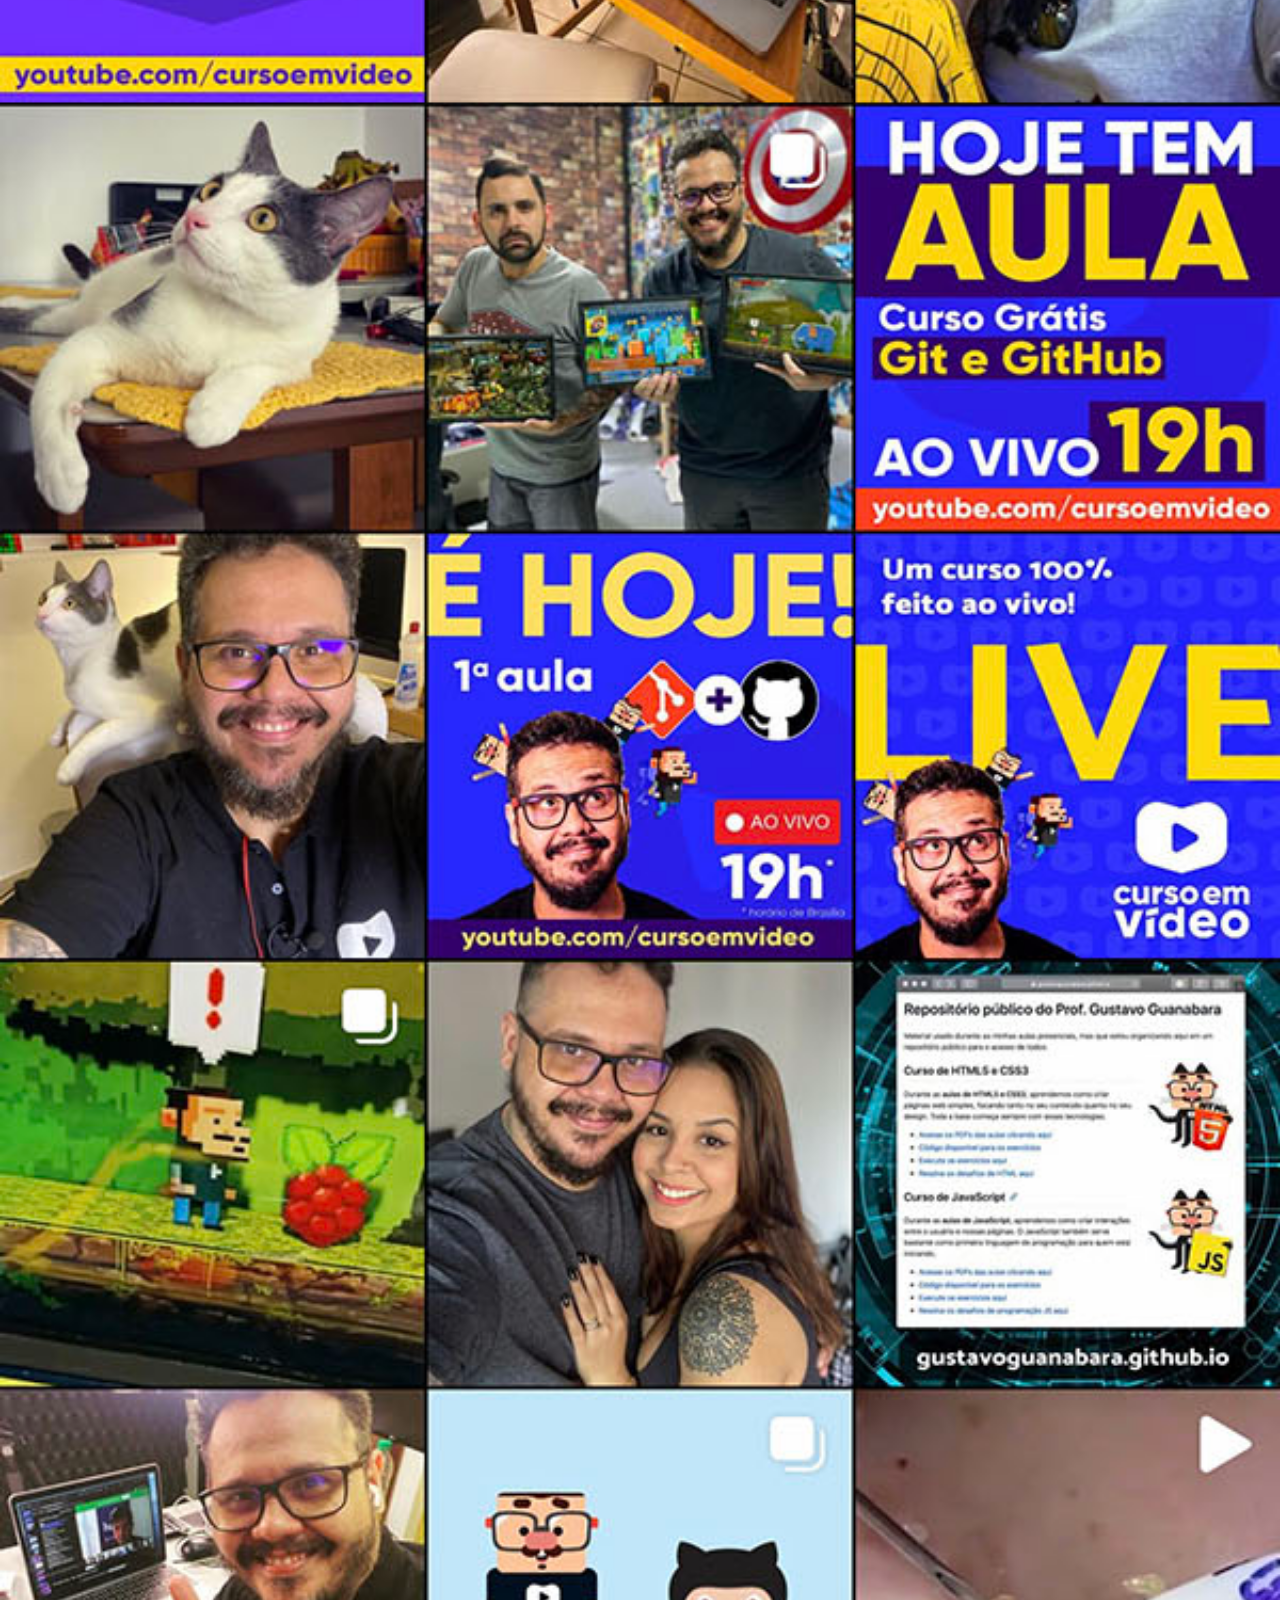
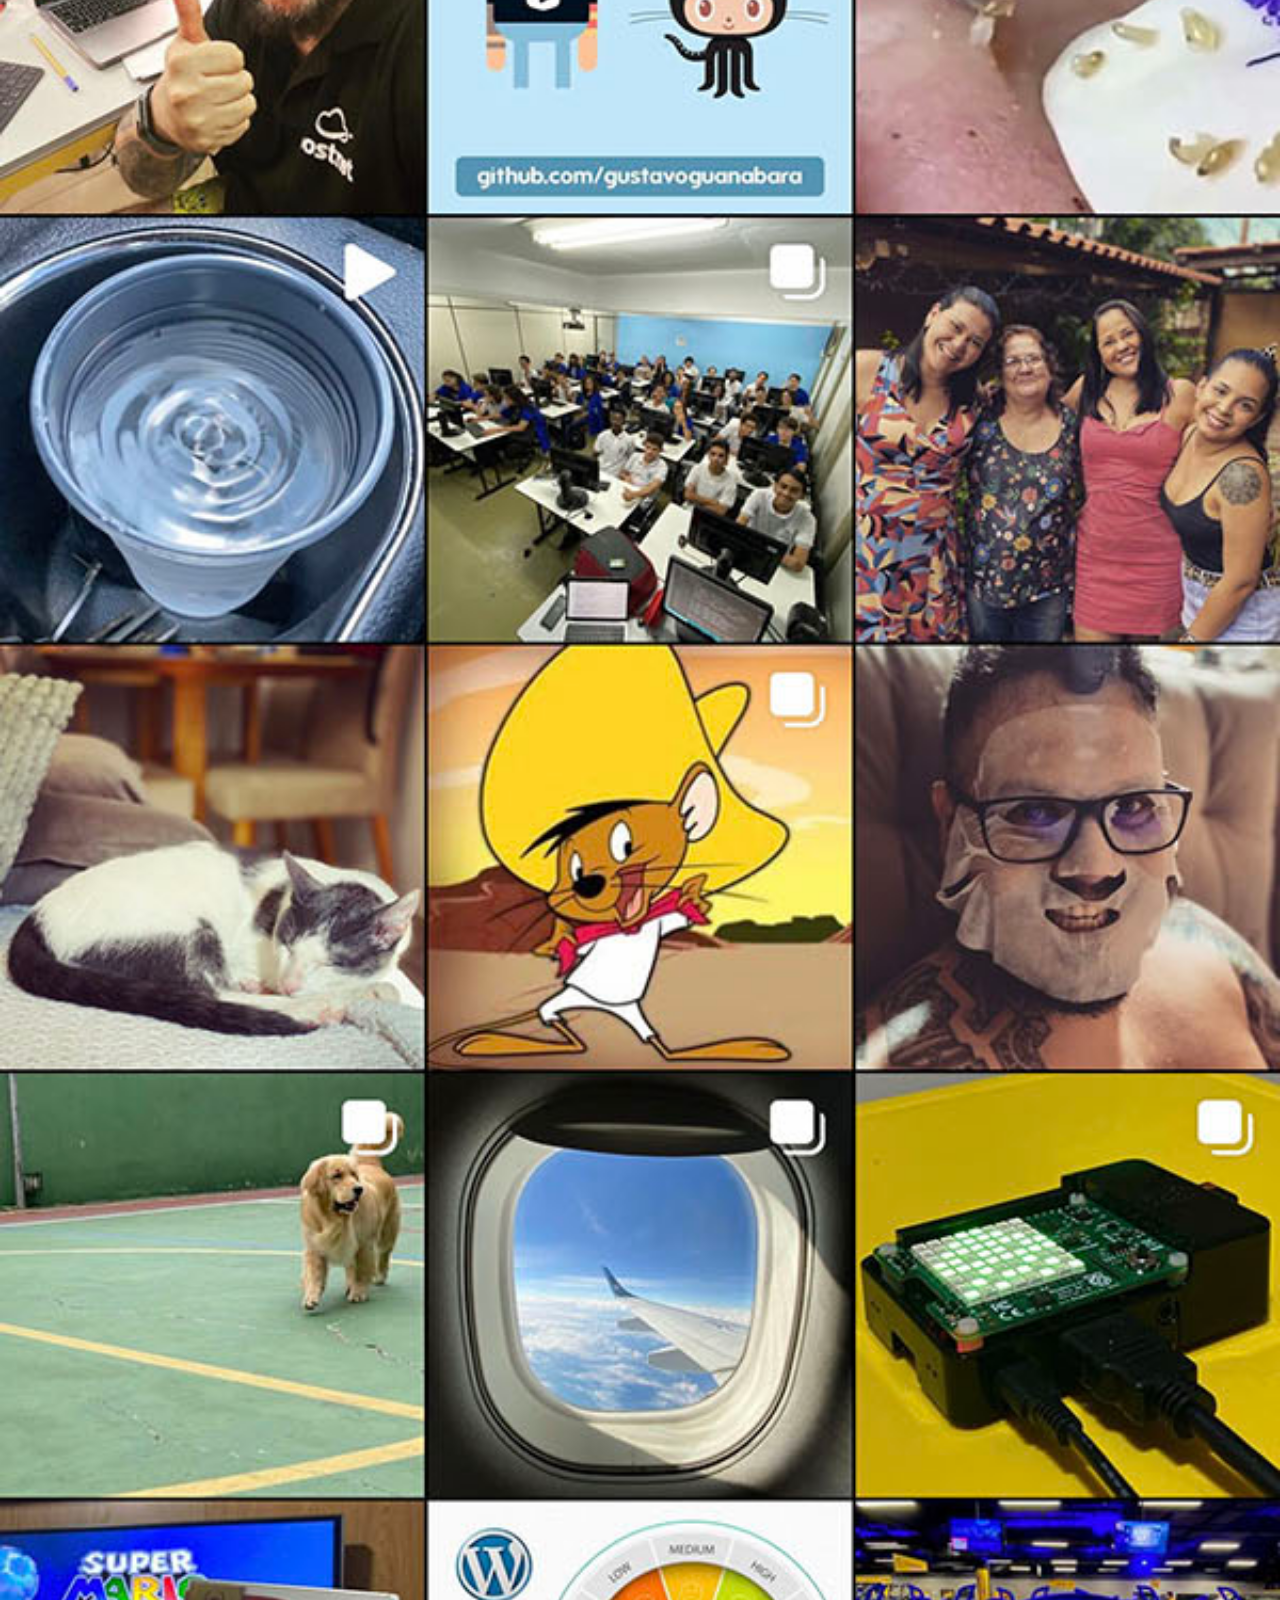
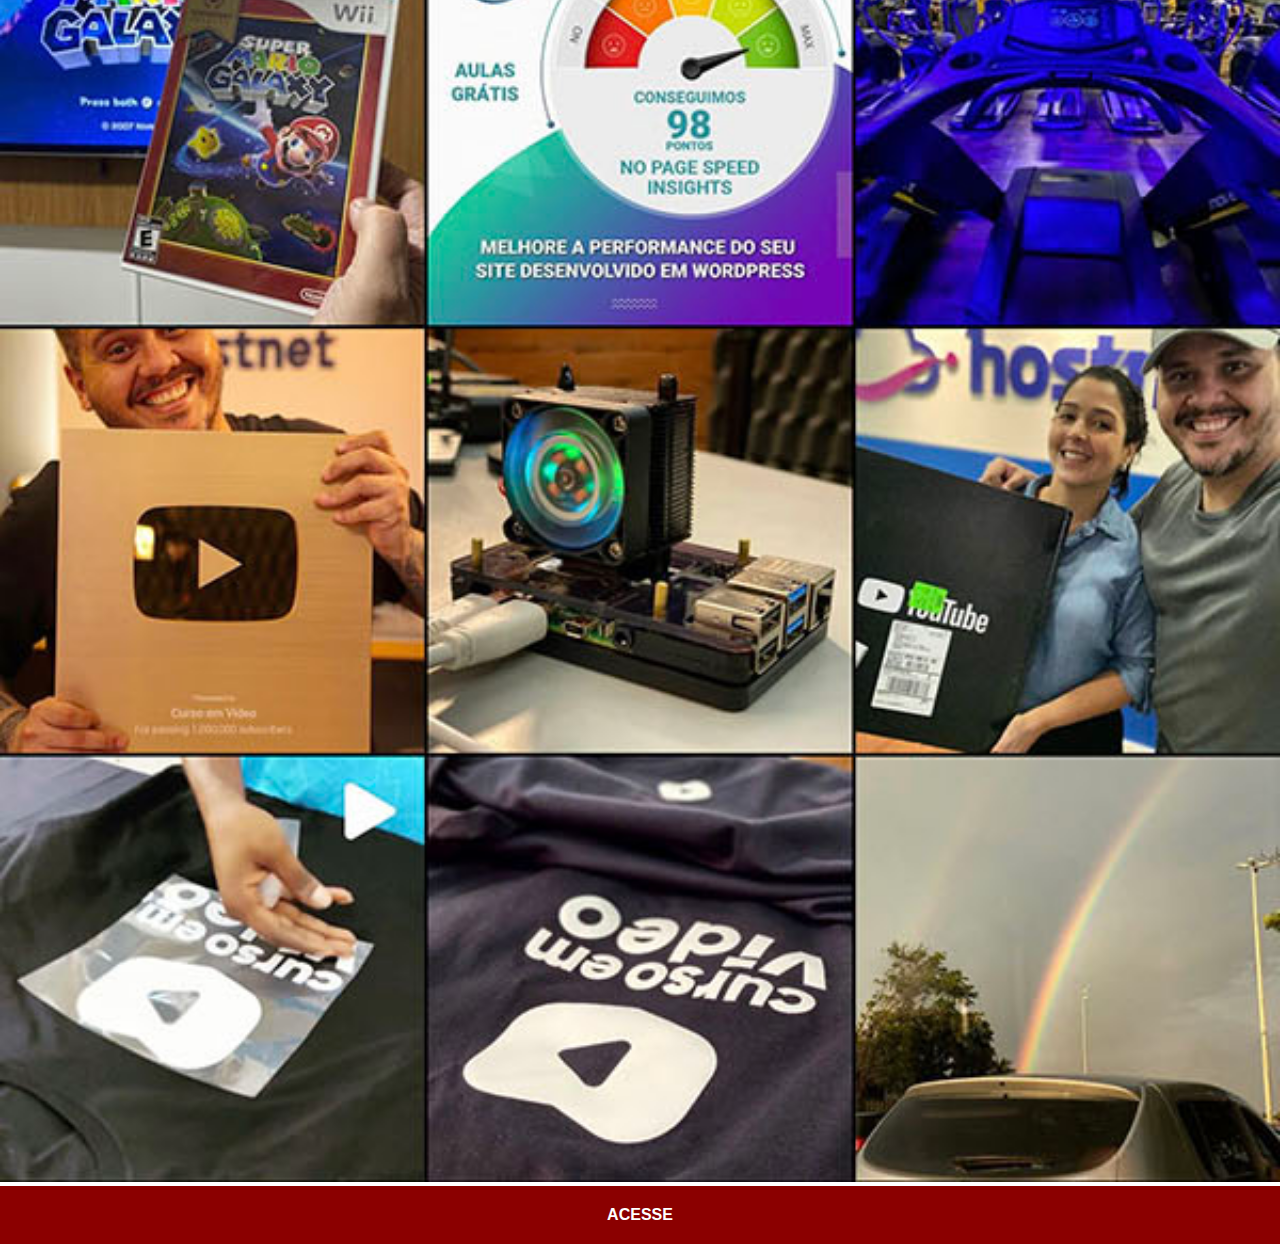
<file: instagram.html>
<!DOCTYPE html>
<html lang="pt-br">
<head>
    <meta charset="UTF-8">
    <meta http-equiv="X-UA-Compatible" content="IE=edge">
    <meta name="viewport" content="width=device-width, initial-scale=1.0">
    <title>instagram</title>
    <link rel="stylesheet" href="estilos/social.css">
</head>
<body>
    <img src="imagens/tela-instagram.jpg" alt="instagram">
    <a href="https://www.instagram.com/gustavoguanabara/" target="_blank">ACESSE</a>
</body>
</html>
</file>
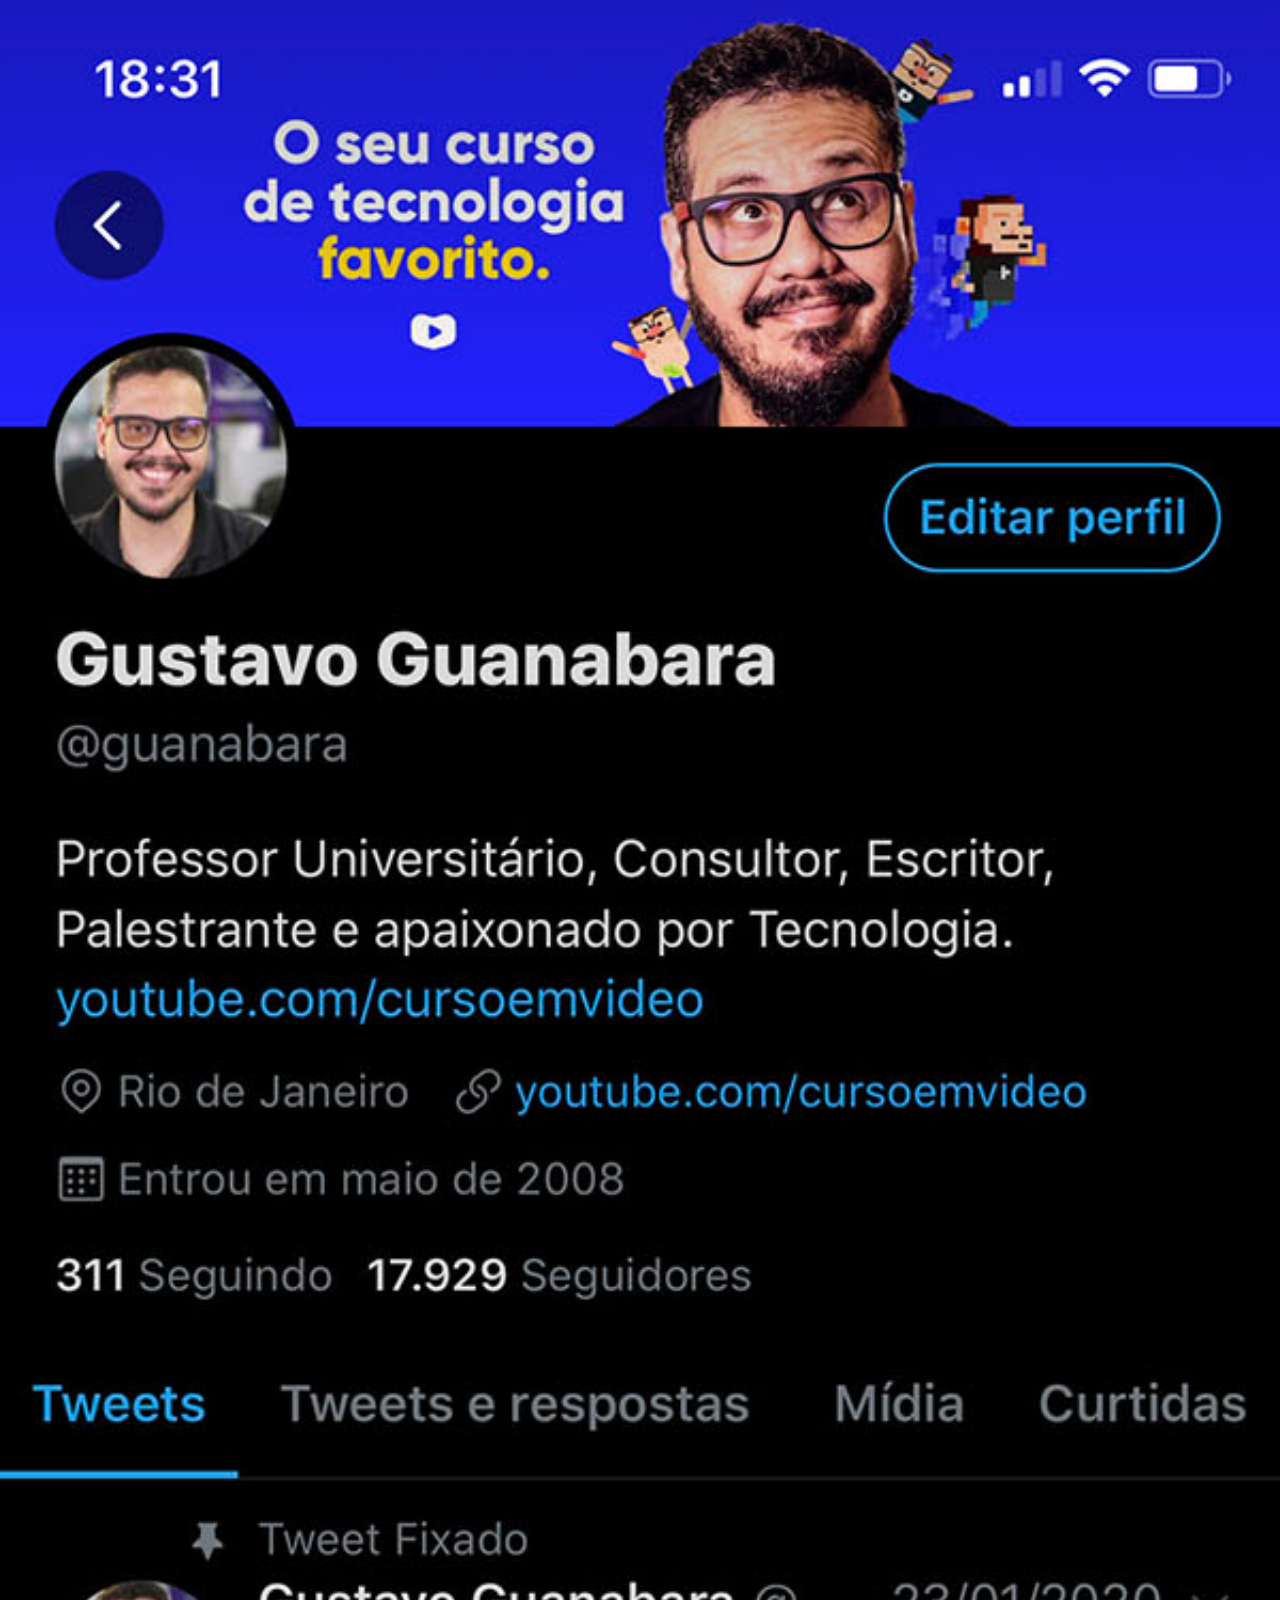
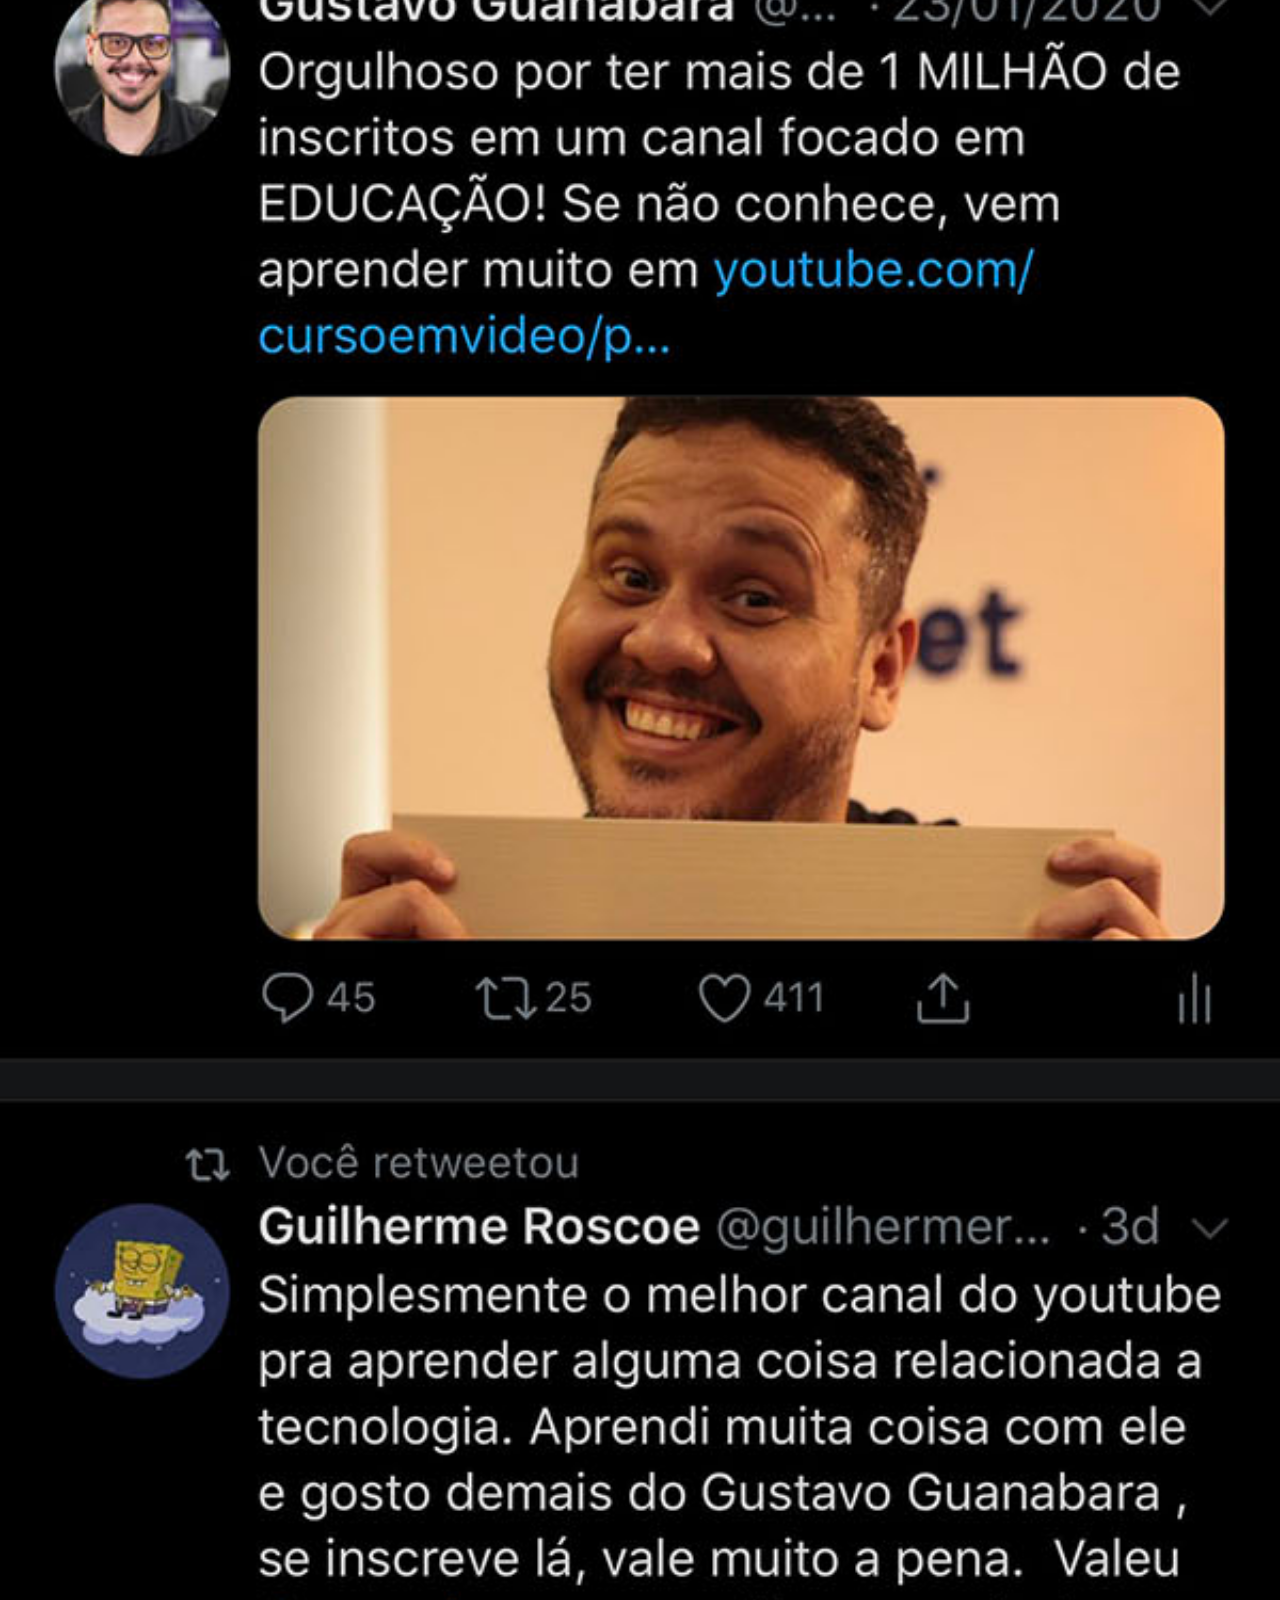
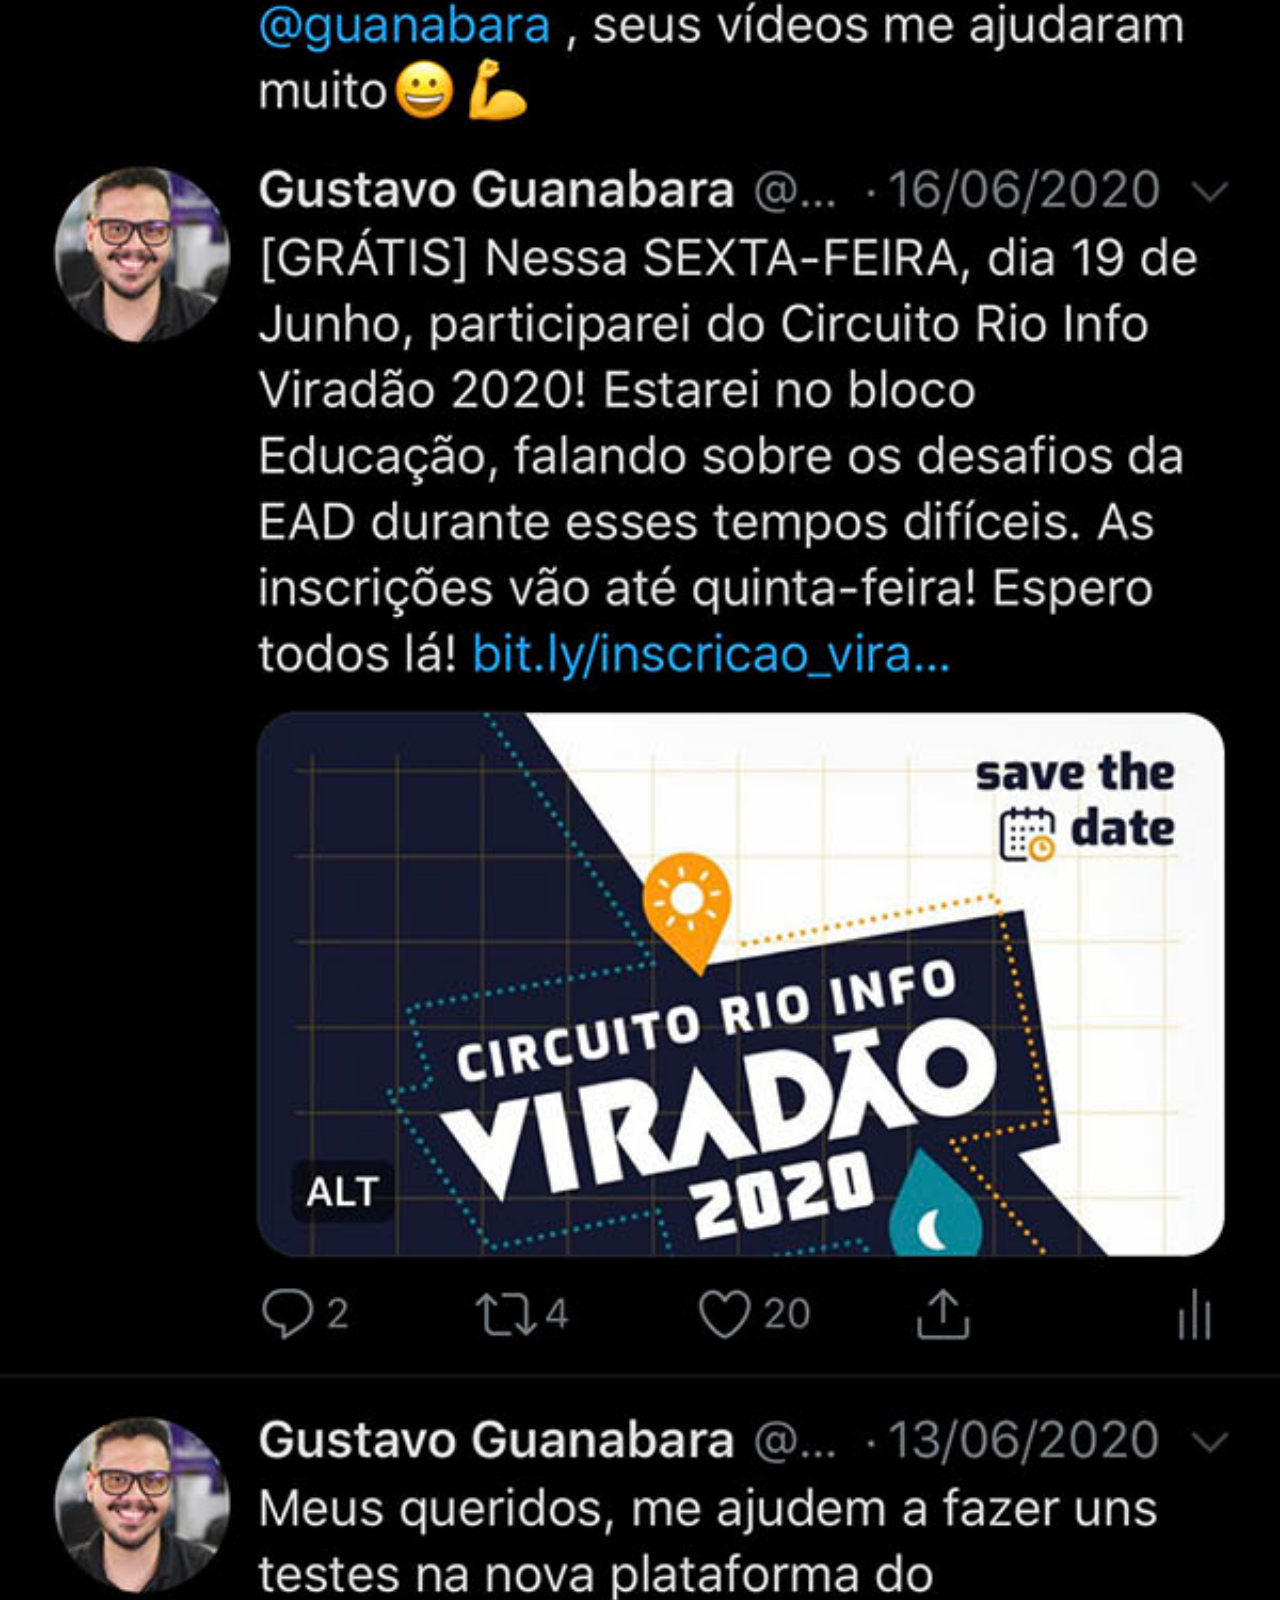
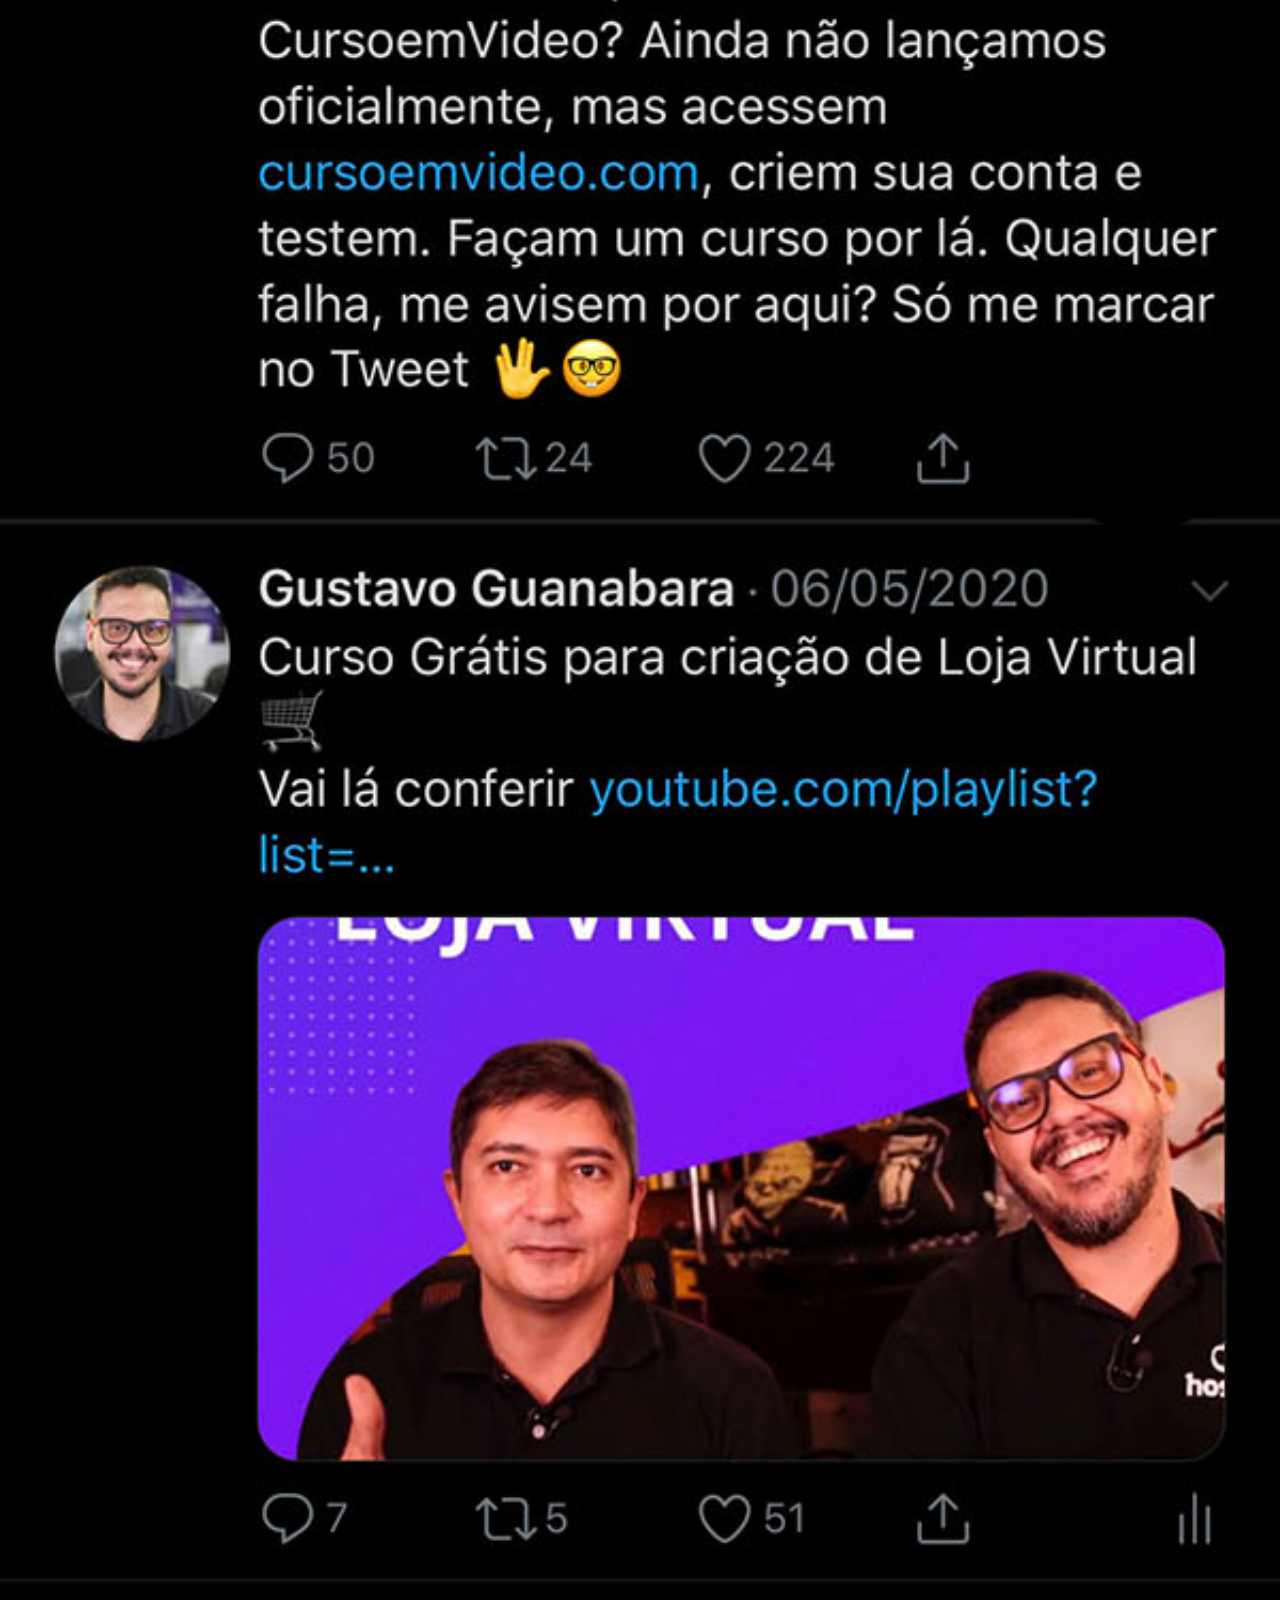
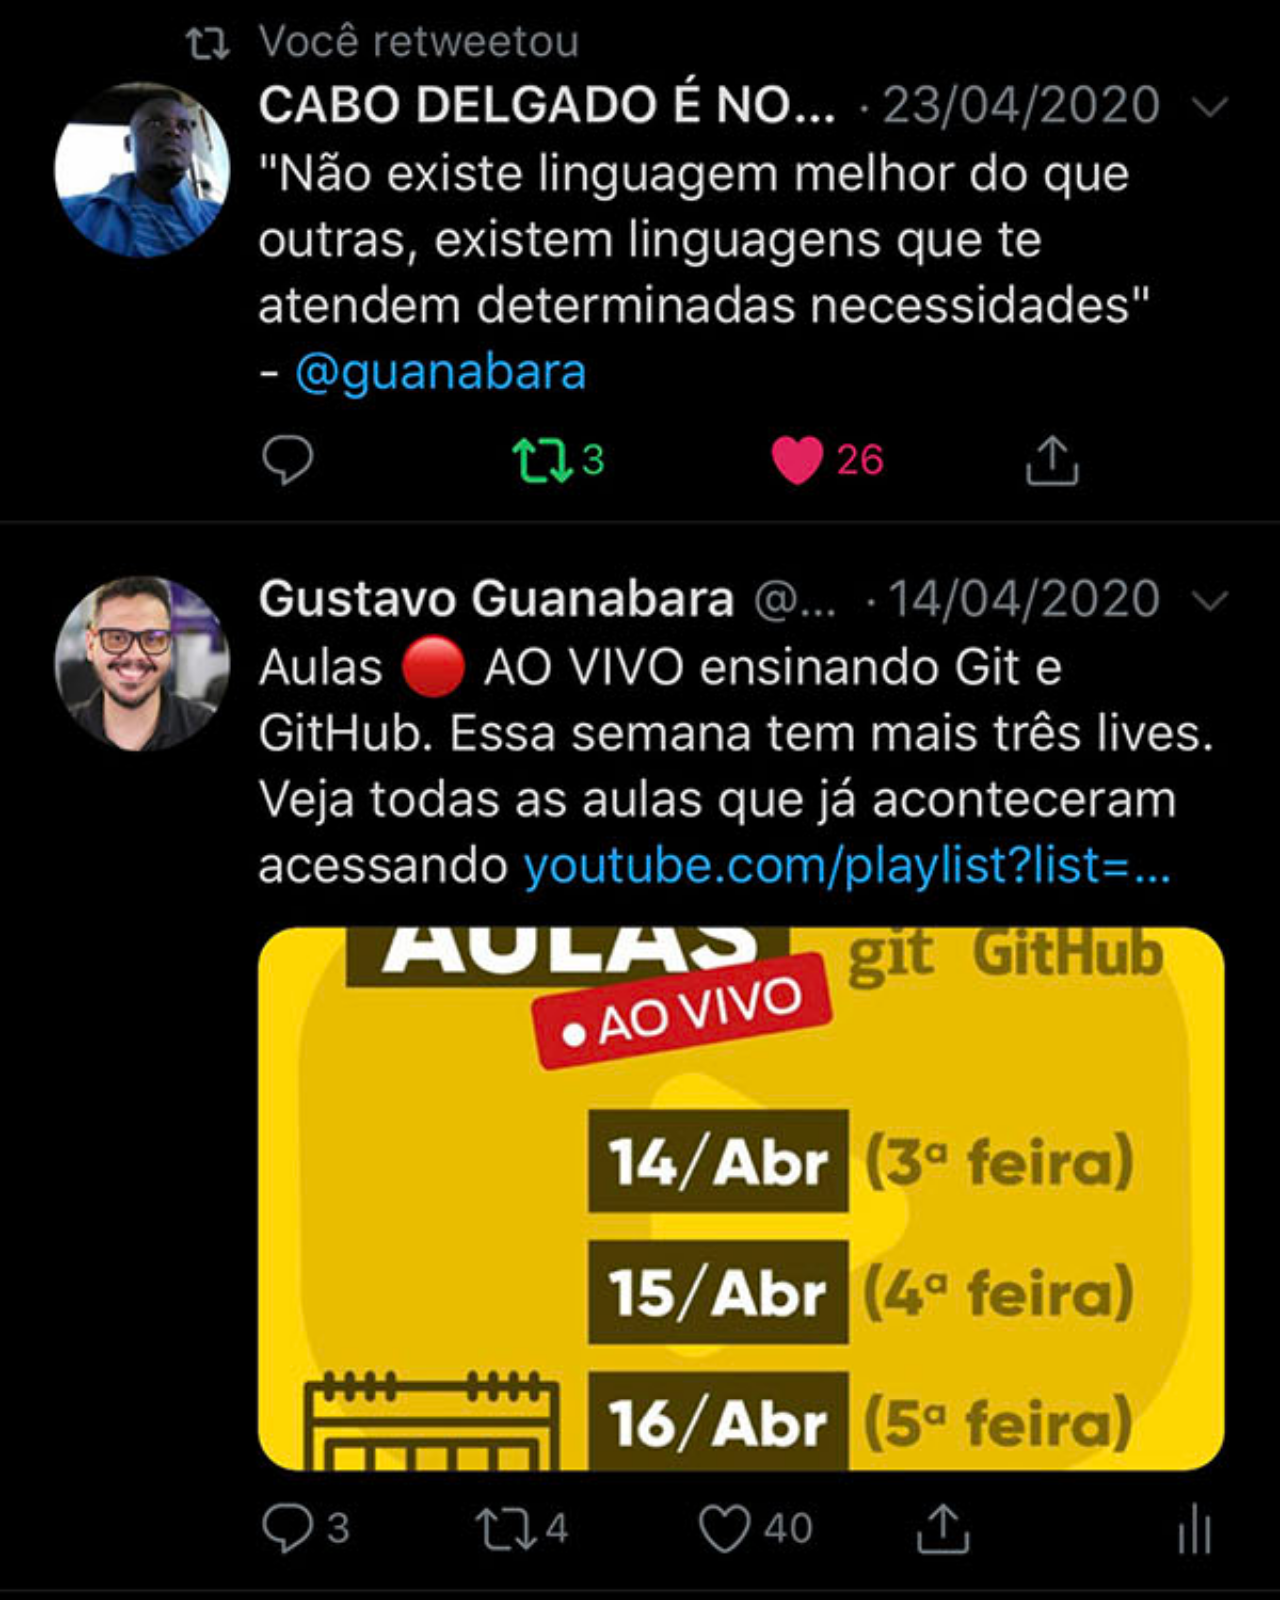
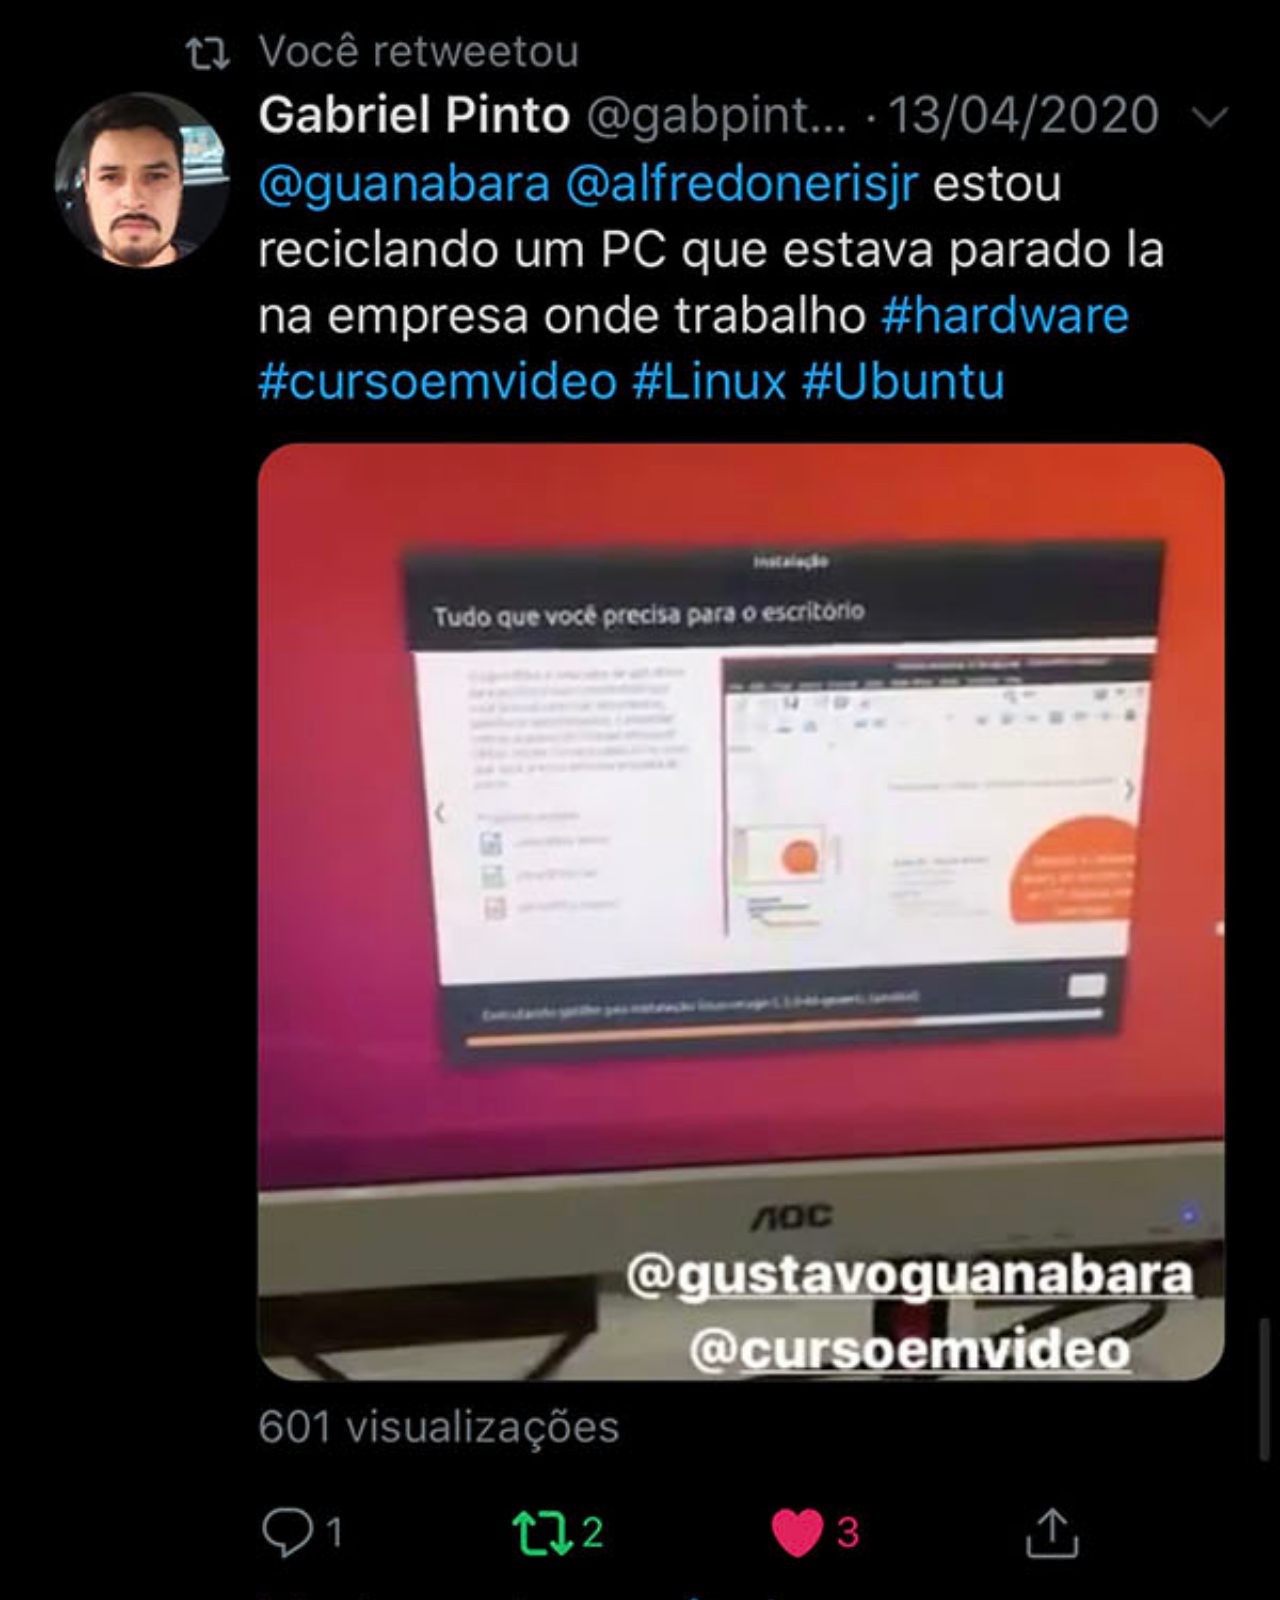
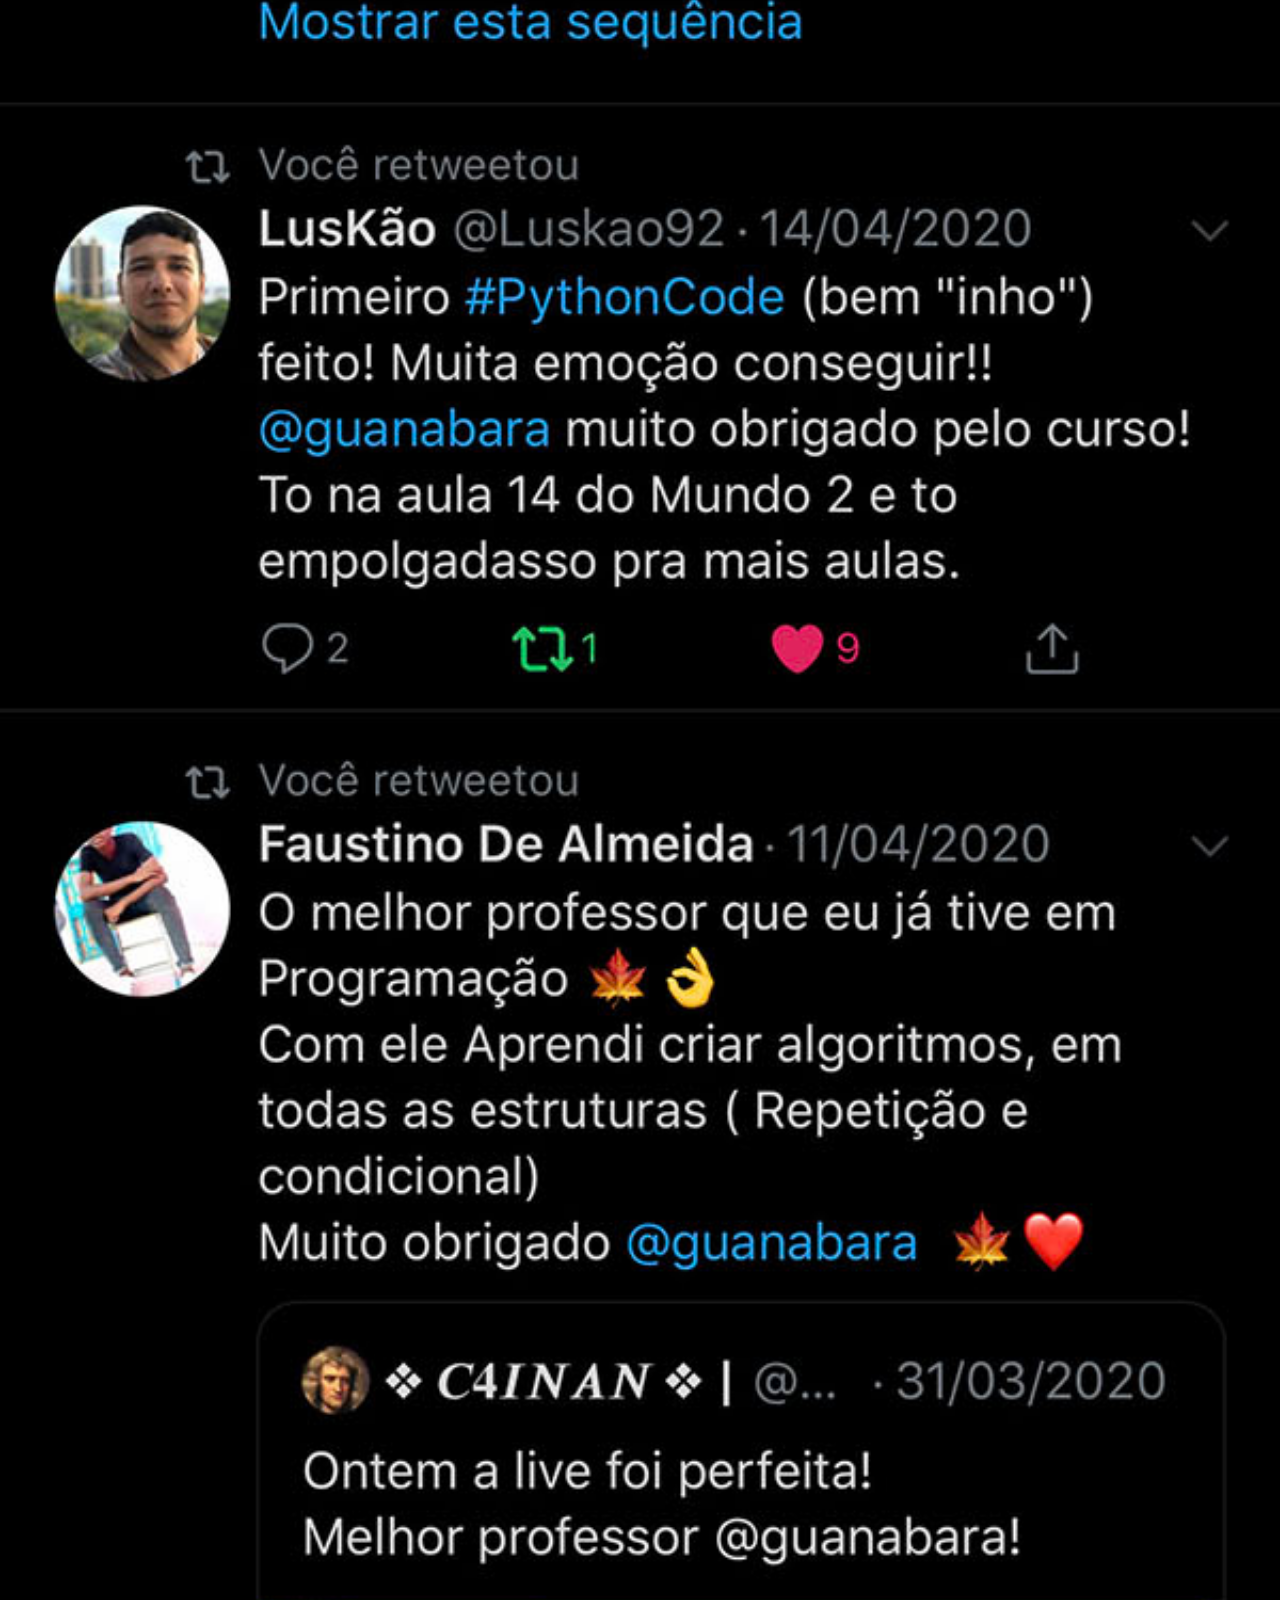
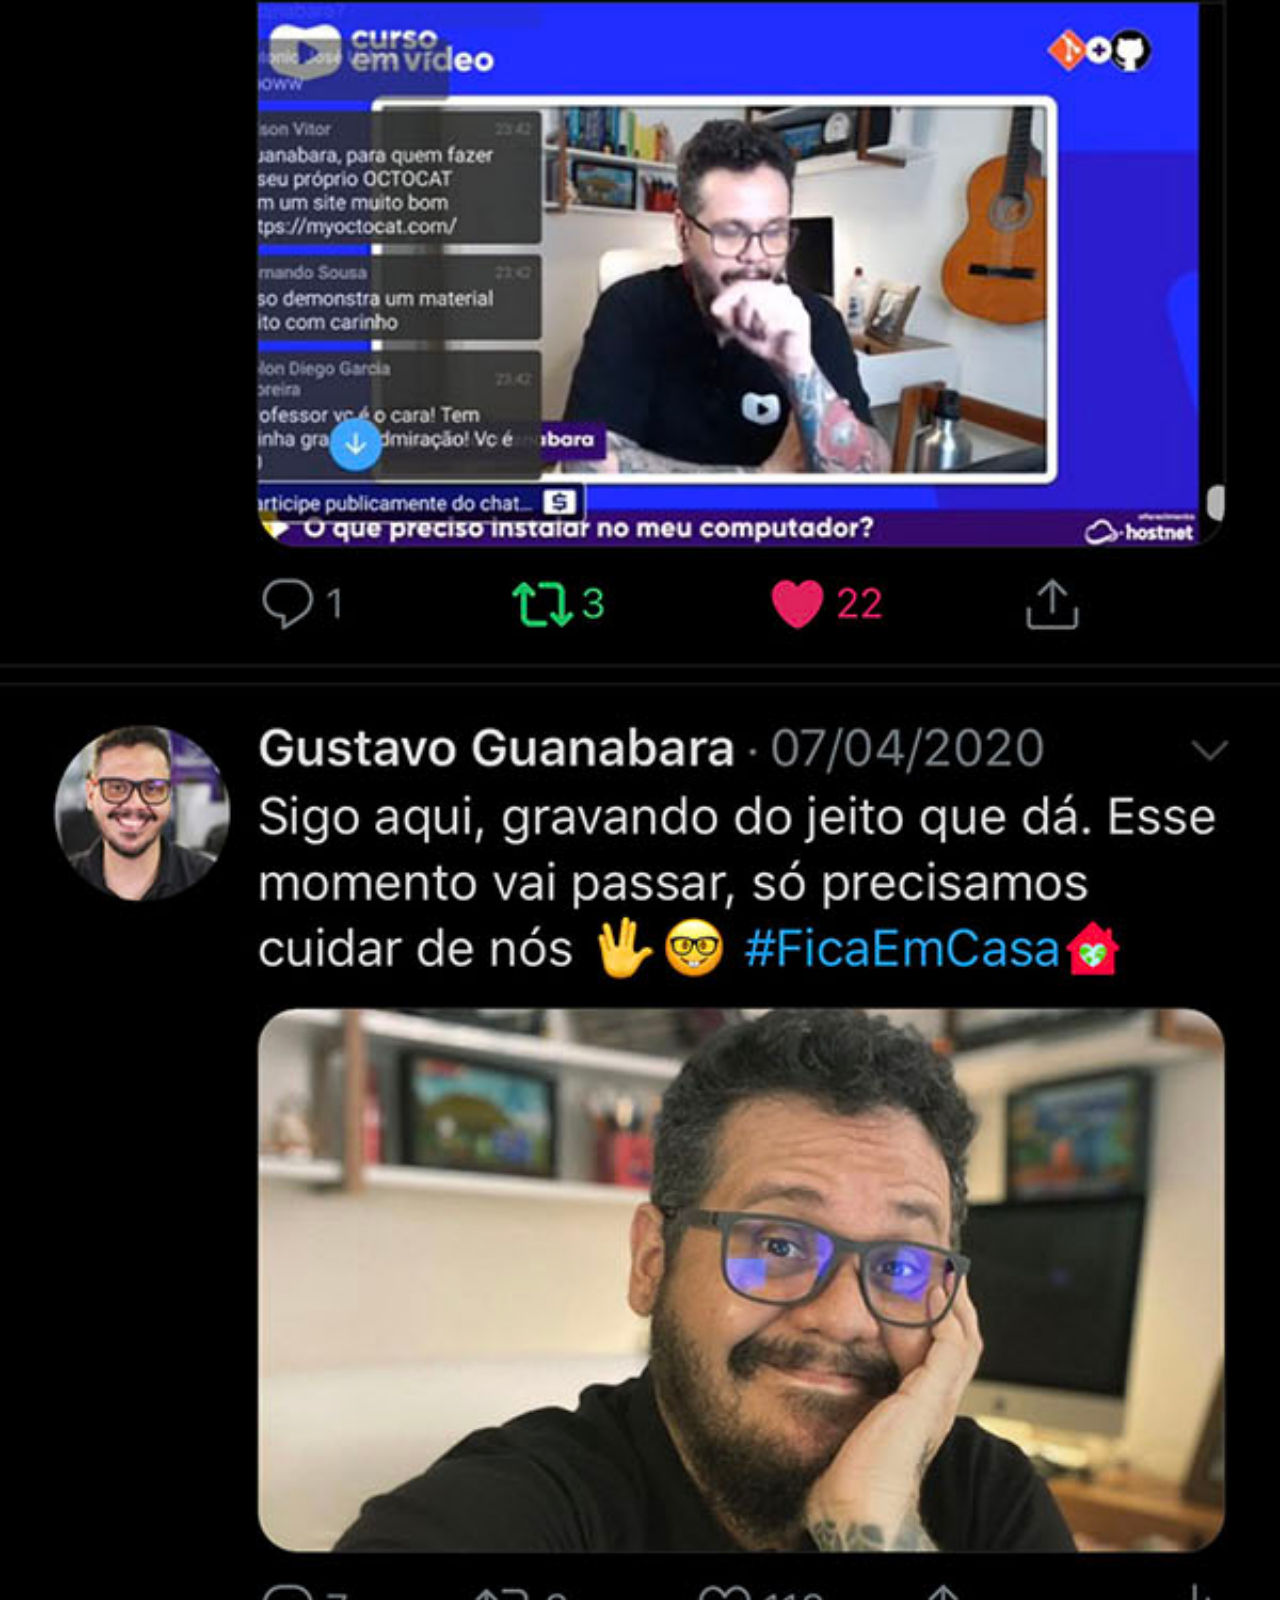
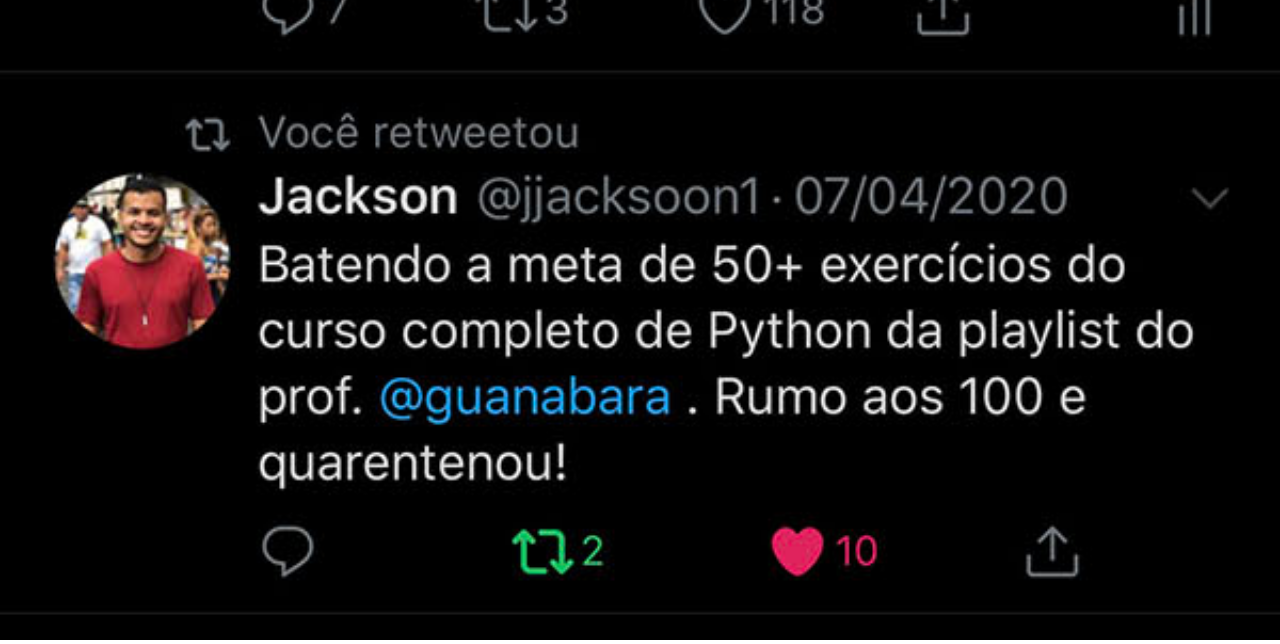
<file: twitter.html>
<!DOCTYPE html>
<html lang="pt-br">
<head>
    <meta charset="UTF-8">
    <meta http-equiv="X-UA-Compatible" content="IE=edge">
    <meta name="viewport" content="width=device-width, initial-scale=1.0">
    <title>twitter</title>
    <link rel="stylesheet" href="estilos/social.css">
</head>
<body>
    <img src="imagens/tela-twitter.jpg" alt="twitter">
</body>
</html>
</file>
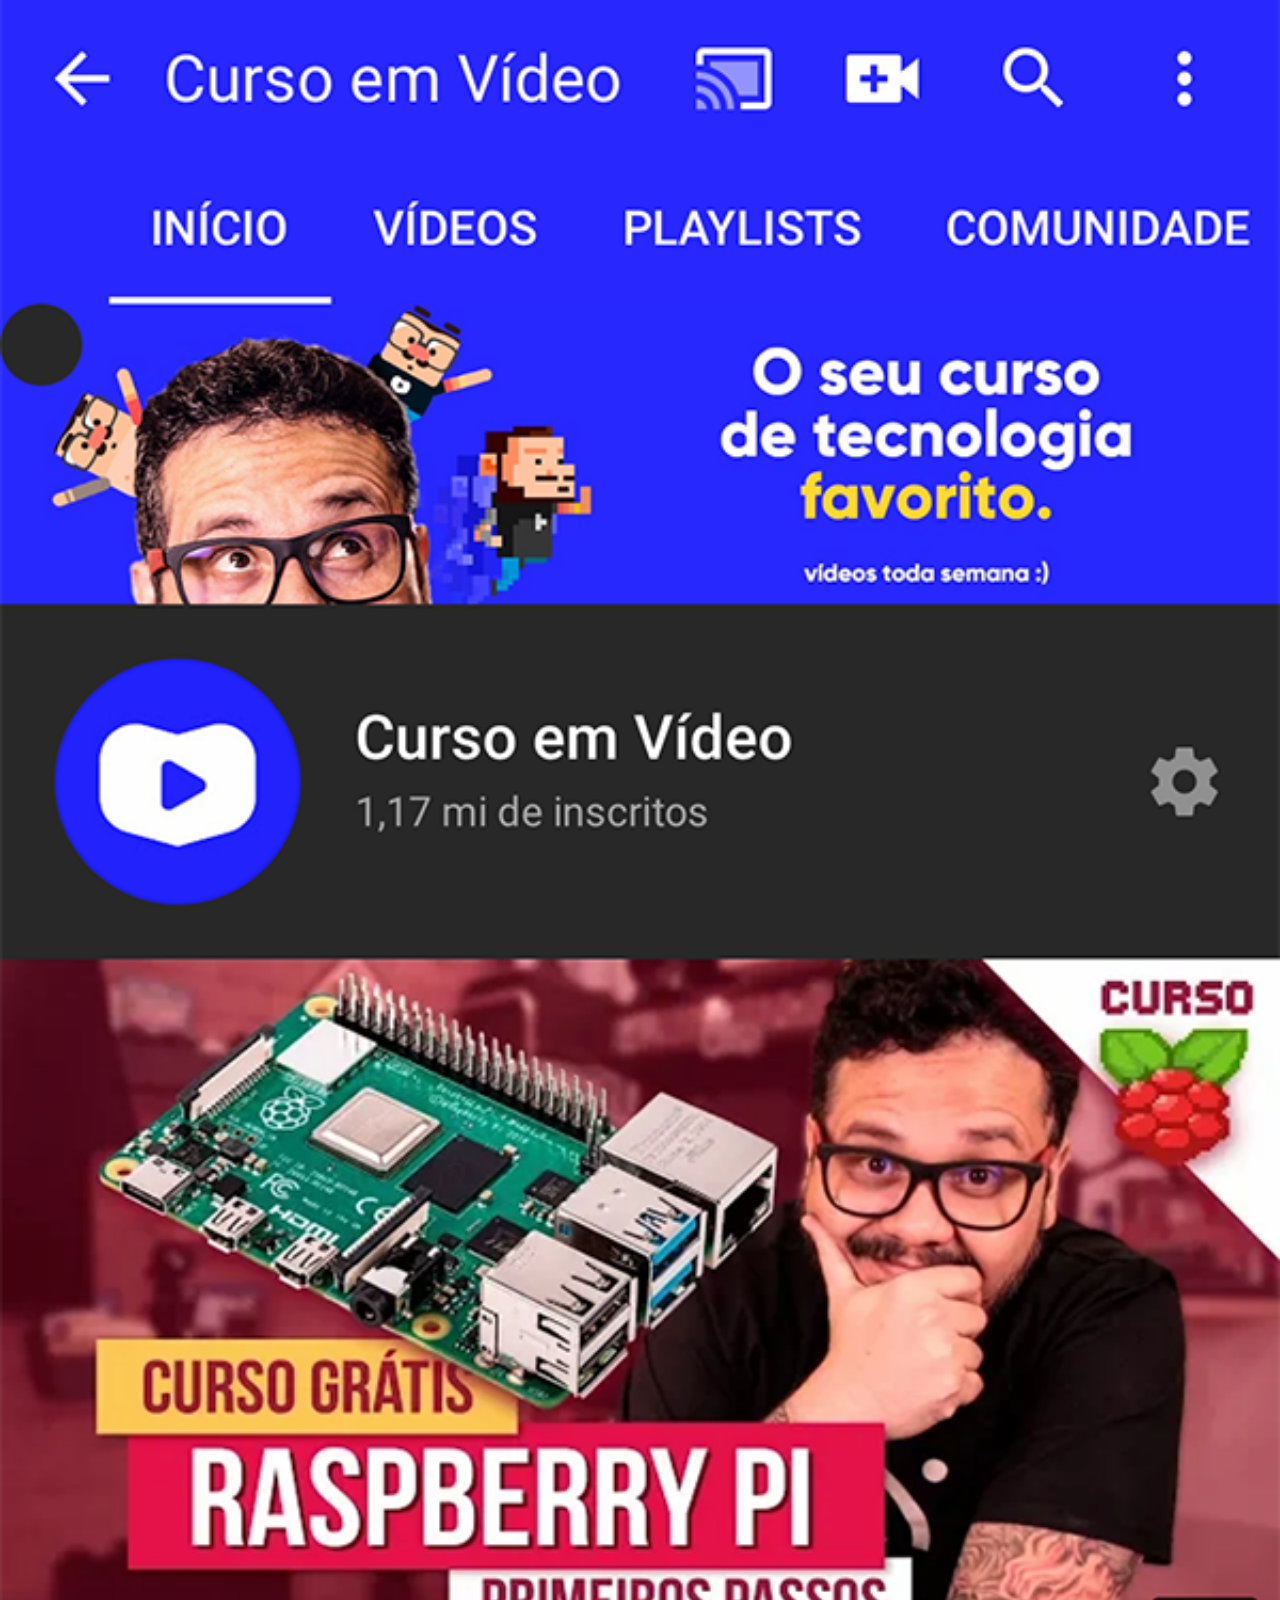
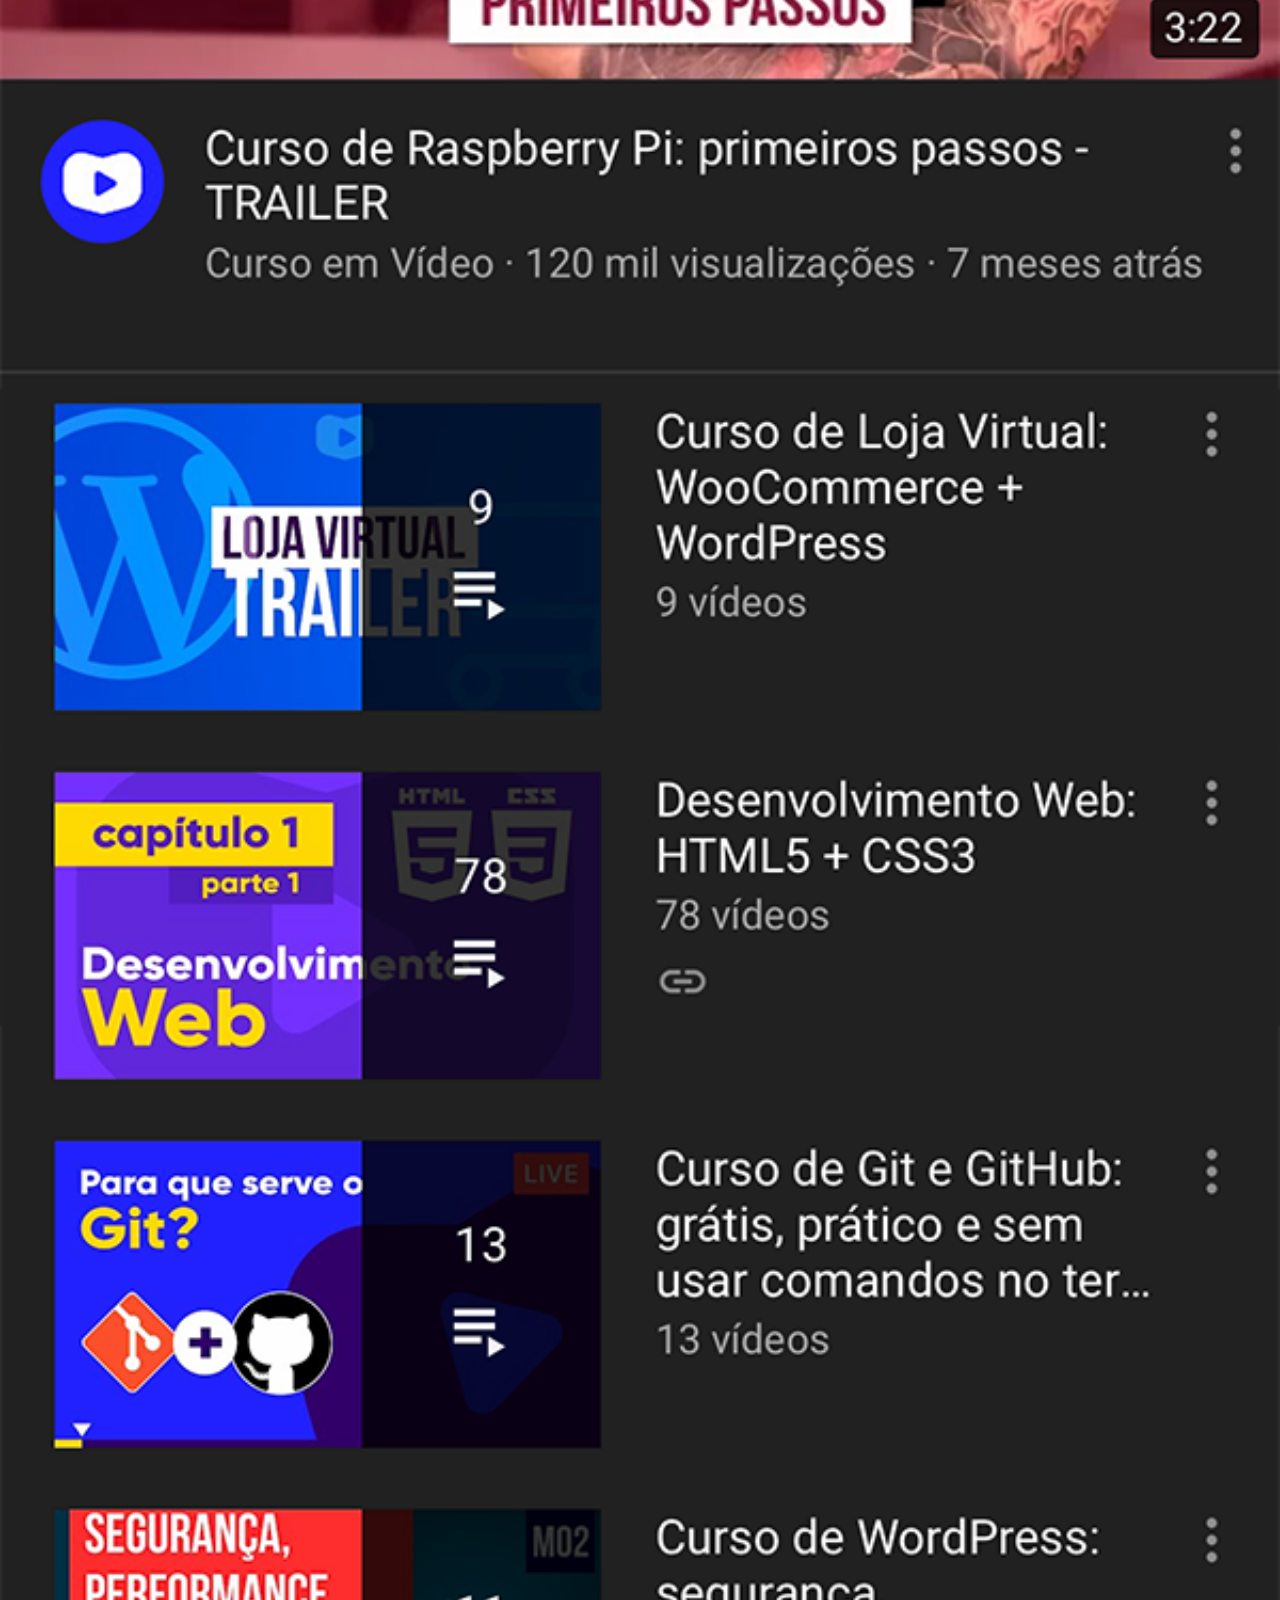
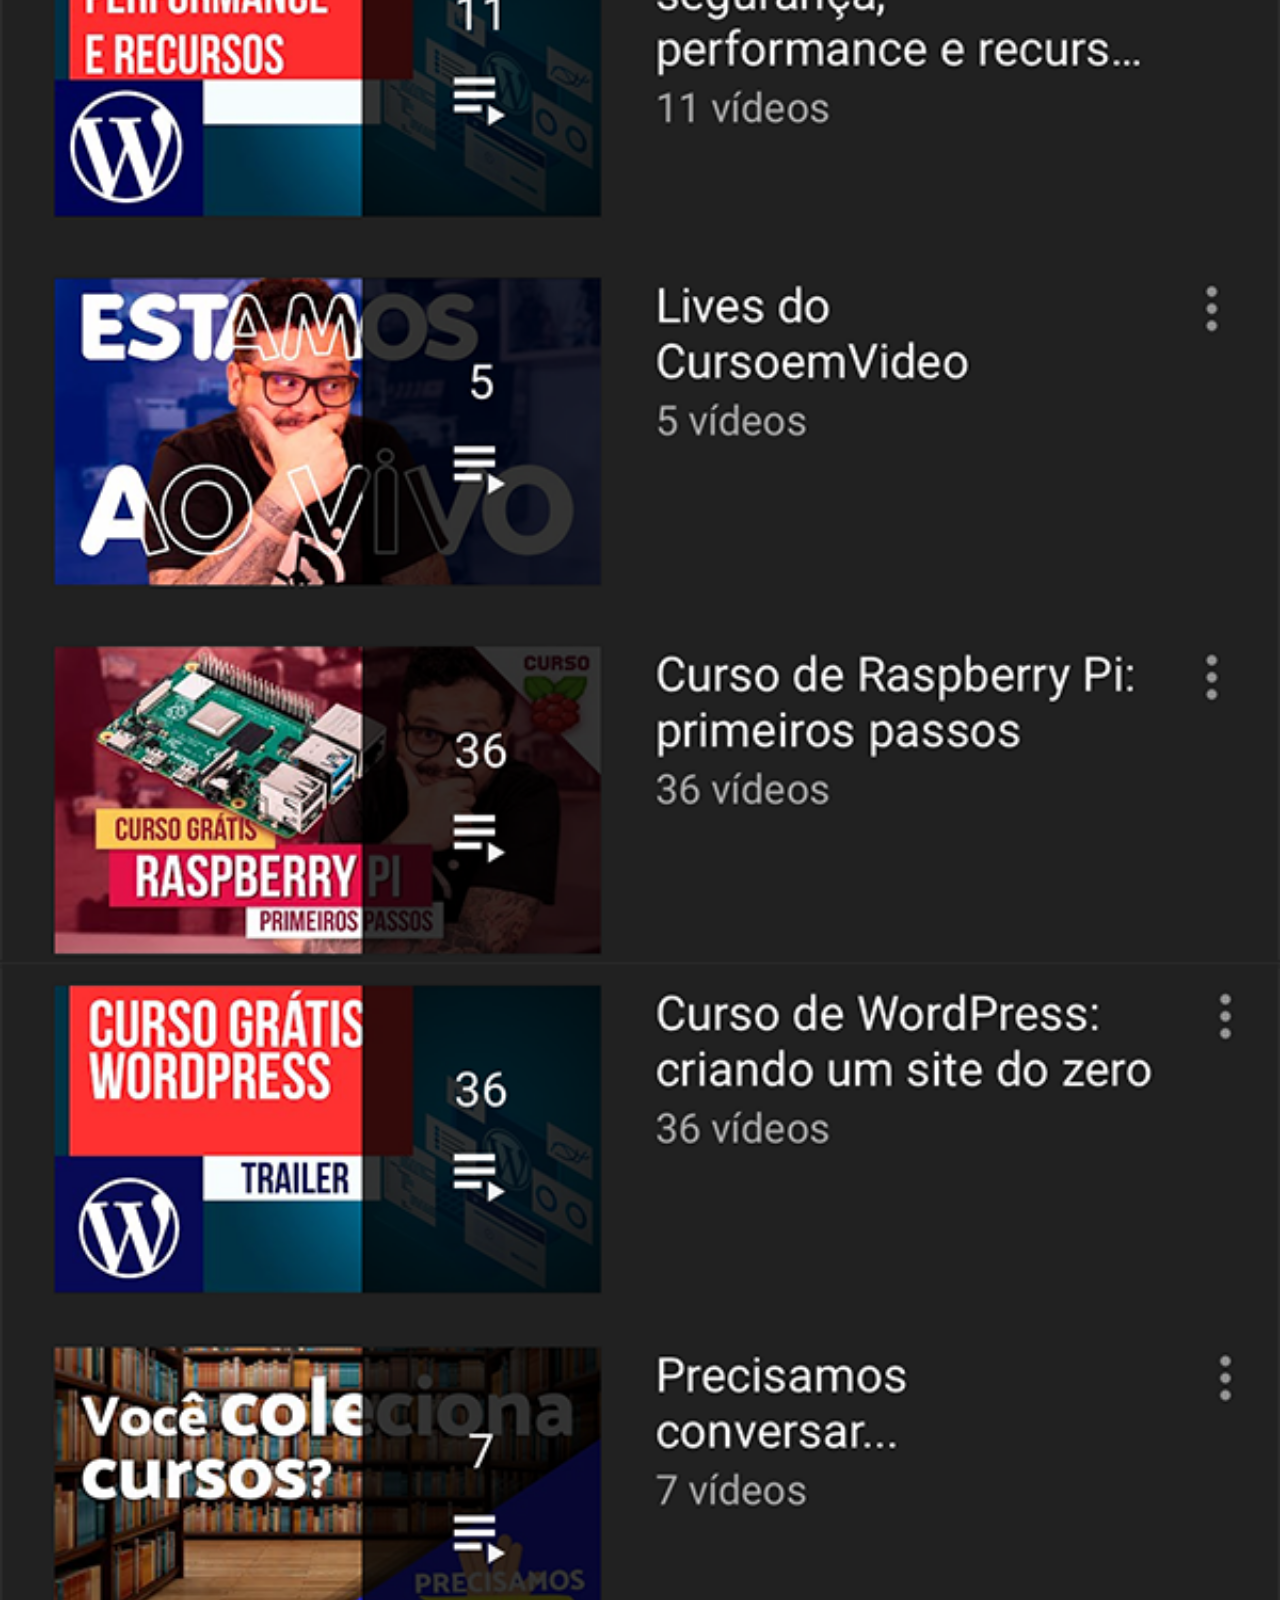
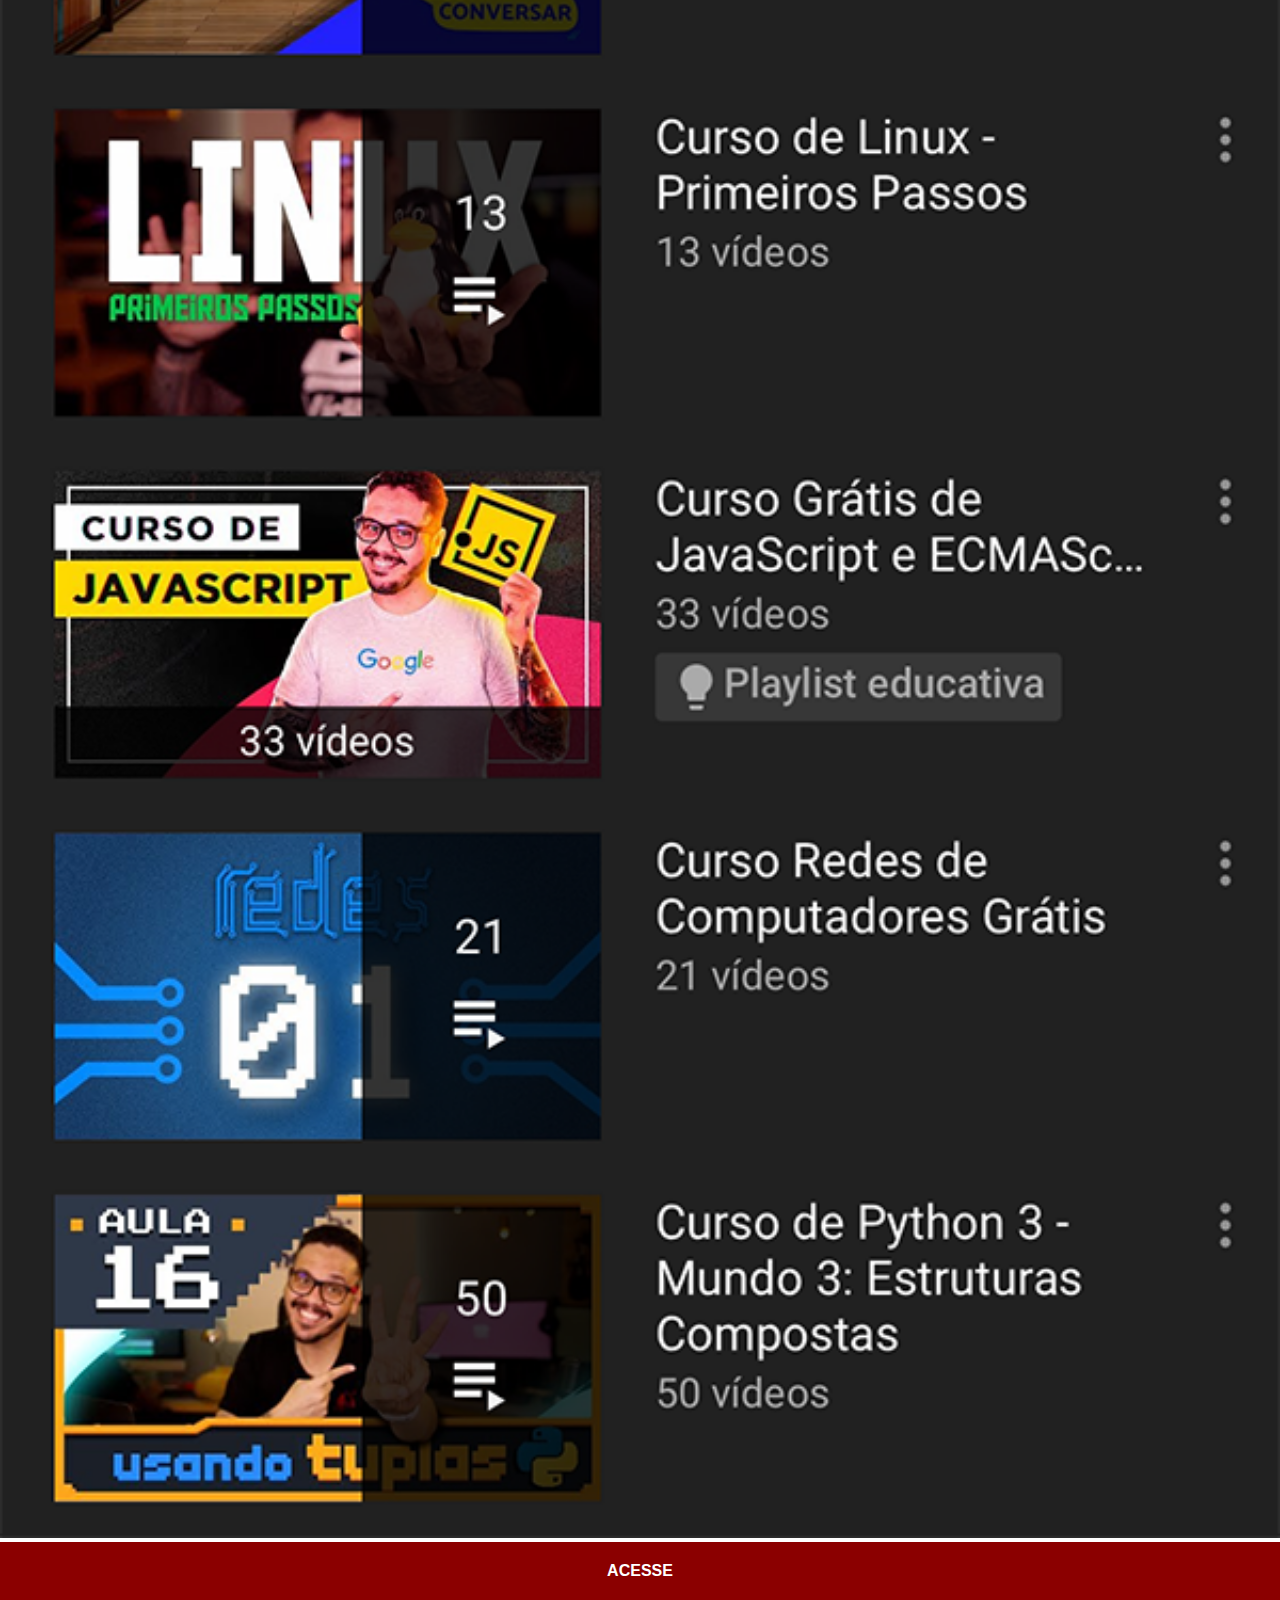
<file: youtube.html>
<!DOCTYPE html>
<html lang="pt-br">
<head>
    <meta charset="UTF-8">
    <meta http-equiv="X-UA-Compatible" content="IE=edge">
    <meta name="viewport" content="width=device-width, initial-scale=1.0">
    <title>Youtube</title>
    <link rel="stylesheet" href="estilos/social.css">
</head>
<body>
    <img src="imagens/tela-youtube.png" alt="youtube">
    <a href="https://www.youtube.com/c/CursoemV%C3%ADdeo/playlists" target="_blank">ACESSE</a>
</body>
</html>
</file>
<file: estilos/style.css>
@charset "UTF-8";

*{
    margin: 0px;
    padding: 0px;
    font-family: Arial, Helvetica, sans-serif;
}

html, body {
    height: 100vh;
    width: 100vw;
    background-color: black;
}

body {
    background: url('../imagens/fundo-madeira.jpg')no-repeat top center;
    background-size: cover;
    background-attachment: fixed;
    
}

main {
    position: relative;
    height: 100vh;
    
}

section#telefone {
    position: absolute;
    top: 50%;
    left: 50%;
    transform: translate(-50%, -50%);
    height: 627px;
    width: 311px;
    background-color: blue;
    background: url('../imagens/frame-iphone.png');
}

iframe#tela {
    position: relative;
    top: 80px;
    left: 22px;
    width: 267px;
    height: 472px;

}

section#redes-sociais {
    text-align: right;
}

section#redes-sociais img {
    width: 50px;
    margin: 10px;
    border-radius: 50%;
    box-shadow: 2px 2px 5px black;
    box-sizing: border-box;
}

section#redes-sociais img:hover {
    border: 2px solid white;
    transform: translate(-3px, -3px);
    box-shadow: 5px 5px 10px black;
    transition: transform .5s, border 1s;
}
</file>
<file: estilos/social.css>
@charset "UTF-8";


* {
    margin: 0px;
    padding: 0px;
    font-family: Arial, Helvetica, sans-serif;
}

::-webkit-scrollbar {
    width: 0px;
    height: 0px;
}

img {
    width: 100vw;
}

a {
    display: block;
    background-color: darkred;
    color: white;
    padding: 20px;
    text-align: center;
    font-weight: bolder;
    text-decoration: none;
}

a:hover {
    background-color: red;
}
</file>
